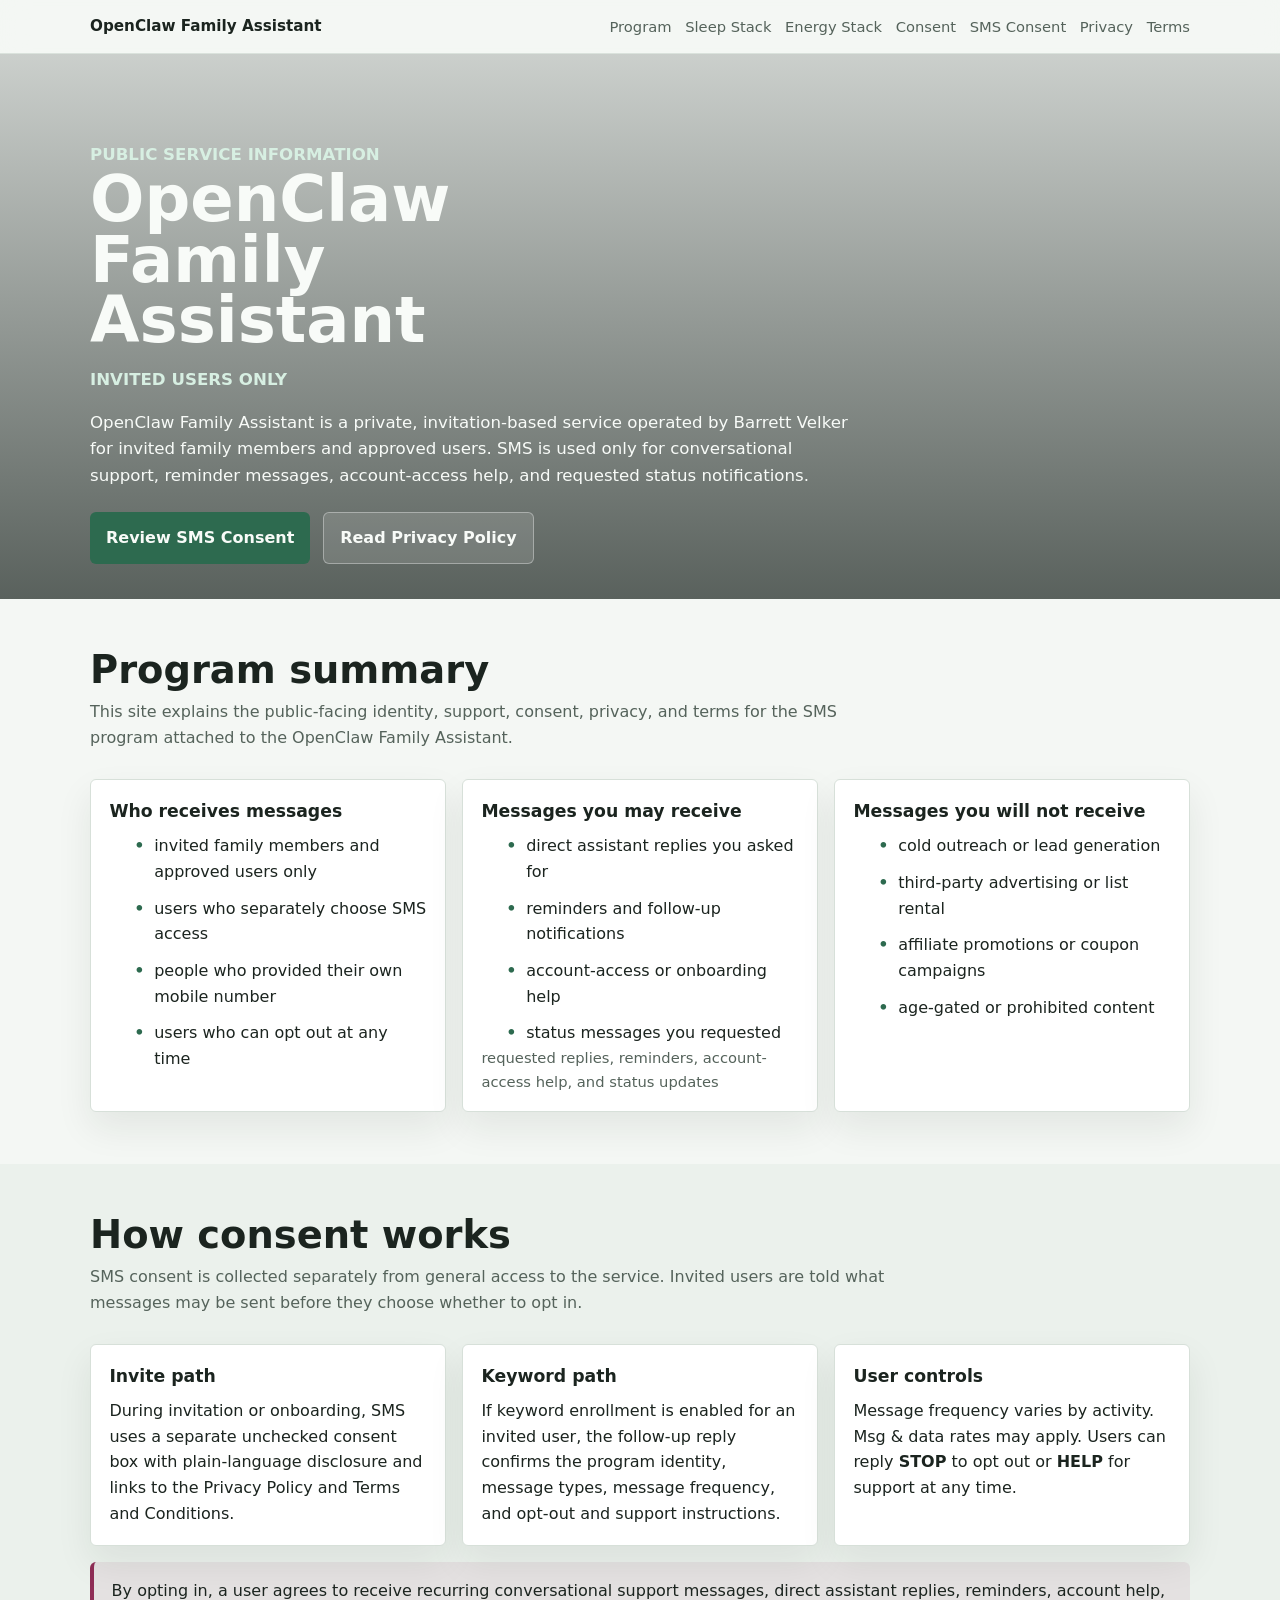
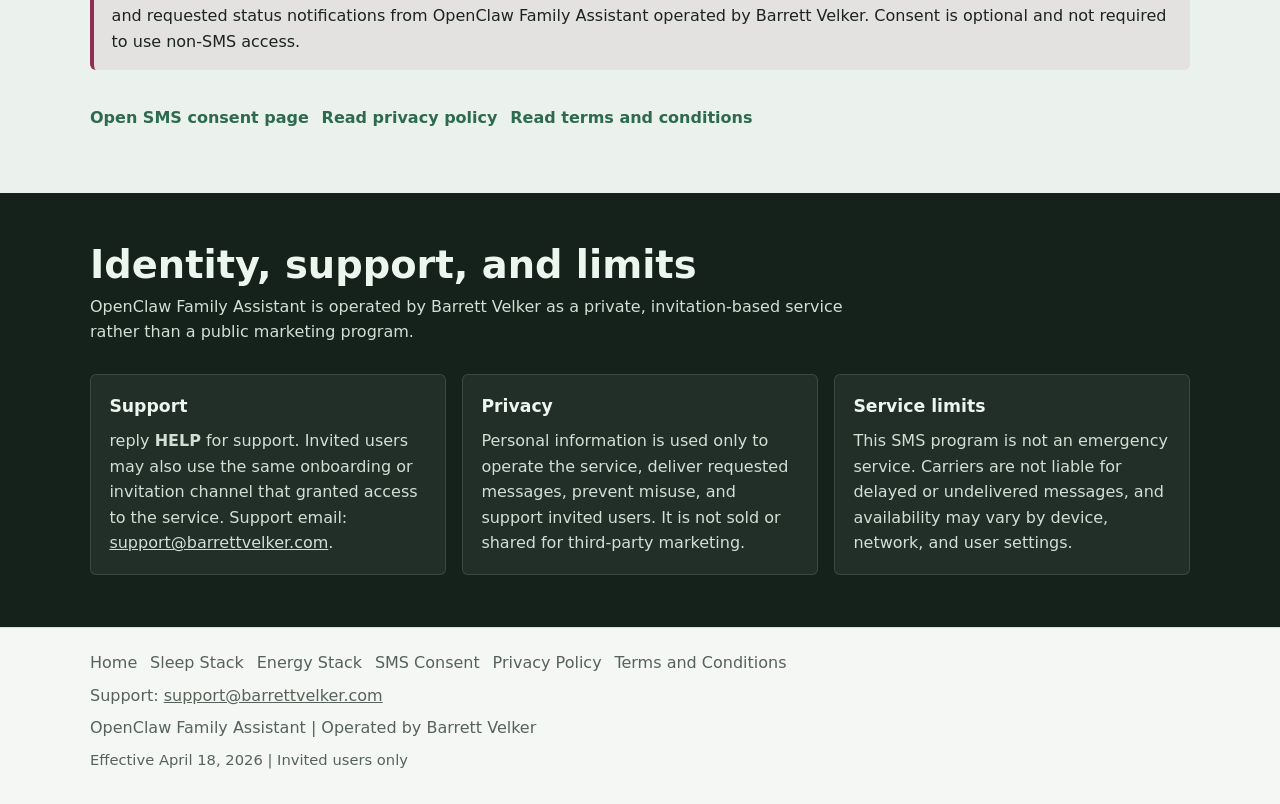
<file: index.html>
<!DOCTYPE html>
<html lang="en">
  <head>
    <meta charset="utf-8" />
    <meta name="viewport" content="width=device-width, initial-scale=1" />
<!-- security-meta:start (tools/csp_meta.py) -->
<meta http-equiv="Content-Security-Policy" content="default-src 'self'; script-src 'self'; style-src 'self' 'unsafe-inline'; img-src 'self' data: https://images.unsplash.com; media-src 'self'; font-src 'self'; connect-src 'self'; manifest-src 'self'; worker-src 'self'; object-src 'none'; base-uri 'self'; form-action 'self'; upgrade-insecure-requests">
<meta name="referrer" content="strict-origin-when-cross-origin">
<!-- security-meta:end -->
    <title>OpenClaw Family Assistant | Barrett Velker</title>
    <meta
      name="description"
      content="Public service information for the OpenClaw Family Assistant, a private SMS-enabled service operated by Barrett Velker for invited family members and approved users."
    />
    <link rel="stylesheet" href="./styles.css" />
  </head>
  <body>
    <header class="site-header">
      <div class="bar">
        <a class="brand" href="./index.html">OpenClaw Family Assistant</a>
        <nav class="nav" aria-label="Primary">
          <a href="#program">Program</a>
          <a href="./sleep-stack.html">Sleep Stack</a>
          <a href="./energy-stack.html">Energy Stack</a>
          <a href="#consent">Consent</a>
          <a href="./invite.html">SMS Consent</a>
          <a href="./privacy.html">Privacy</a>
          <a href="./terms.html">Terms</a>
        </nav>
      </div>
    </header>

    <main>
      <section class="hero">
        <div class="hero-inner">
          <p class="eyebrow">Public Service Information</p>
          <h1>OpenClaw Family Assistant</h1>
          <p class="eyebrow">Invited Users Only</p>
          <p>
            OpenClaw Family Assistant is a private, invitation-based service
            operated by Barrett Velker for invited family members and approved
            users. SMS is used only for conversational support, reminder
            messages, account-access help, and requested status notifications.
          </p>
          <div class="hero-actions">
            <a class="button" href="./invite.html">Review SMS Consent</a>
            <a class="button secondary" href="./privacy.html">Read Privacy Policy</a>
          </div>
        </div>
      </section>

      <section class="section" id="program">
        <div class="inner">
          <div class="section-head">
            <h2>Program summary</h2>
            <p>
              This site explains the public-facing identity, support, consent,
              privacy, and terms for the SMS program attached to the OpenClaw
              Family Assistant.
            </p>
          </div>
          <div class="grid-3">
            <article class="panel">
              <h3>Who receives messages</h3>
              <ul class="checklist">
                <li>invited family members and approved users only</li>
                <li>users who separately choose SMS access</li>
                <li>people who provided their own mobile number</li>
                <li>users who can opt out at any time</li>
              </ul>
            </article>
            <article class="panel">
              <h3>Messages you may receive</h3>
              <ul class="checklist">
                <li>direct assistant replies you asked for</li>
                <li>reminders and follow-up notifications</li>
                <li>account-access or onboarding help</li>
                <li>status messages you requested</li>
              </ul>
              <p class="hint">
                requested replies, reminders, account-access help, and status
                updates
              </p>
            </article>
            <article class="panel">
              <h3>Messages you will not receive</h3>
              <ul class="checklist">
                <li>cold outreach or lead generation</li>
                <li>third-party advertising or list rental</li>
                <li>affiliate promotions or coupon campaigns</li>
                <li>age-gated or prohibited content</li>
              </ul>
            </article>
          </div>
        </div>
      </section>

      <section class="section alt" id="consent">
        <div class="inner">
          <div class="section-head">
            <h2>How consent works</h2>
            <p>
              SMS consent is collected separately from general access to the
              service. Invited users are told what messages may be sent before
              they choose whether to opt in.
            </p>
          </div>
          <div class="grid-3">
            <article class="panel">
              <h3>Invite path</h3>
              <p>
                During invitation or onboarding, SMS uses a separate unchecked
                consent box with plain-language disclosure and links to the
                Privacy Policy and Terms and Conditions.
              </p>
            </article>
            <article class="panel">
              <h3>Keyword path</h3>
              <p>
                If keyword enrollment is enabled for an invited user, the
                follow-up reply confirms the program identity, message types,
                message frequency, and opt-out and support instructions.
              </p>
            </article>
            <article class="panel">
              <h3>User controls</h3>
              <p>
                Message frequency varies by activity. Msg &amp; data rates may
                apply. Users can reply <strong>STOP</strong> to opt out or
                <strong>HELP</strong> for support at any time.
              </p>
            </article>
          </div>
          <div class="callout section-callout">
            By opting in, a user agrees to receive recurring conversational
            support messages, direct assistant replies, reminders, account
            help, and requested status notifications from OpenClaw Family
            Assistant operated by Barrett Velker. Consent is optional and not
            required to use non-SMS access.
          </div>
          <div class="inline-links">
            <a class="text-link" href="./invite.html">Open SMS consent page</a>
            <a class="text-link" href="./privacy.html">Read privacy policy</a>
            <a class="text-link" href="./terms.html">Read terms and conditions</a>
          </div>
        </div>
      </section>

      <section class="section dark" id="support">
        <div class="inner">
          <div class="section-head">
            <h2>Identity, support, and limits</h2>
            <p>
              OpenClaw Family Assistant is operated by Barrett Velker as a
              private, invitation-based service rather than a public marketing
              program.
            </p>
          </div>
          <div class="grid-3">
            <article class="panel">
              <h3>Support</h3>
              <p>
                reply <strong>HELP</strong> for support. Invited users may
                also use the same onboarding or invitation channel that granted
                access to the service. Support email:
                <a href="mailto:support@barrettvelker.com"
                  >support@barrettvelker.com</a
                >.
              </p>
            </article>
            <article class="panel">
              <h3>Privacy</h3>
              <p>
                Personal information is used only to operate the service,
                deliver requested messages, prevent misuse, and support invited
                users. It is not sold or shared for third-party marketing.
              </p>
            </article>
            <article class="panel">
              <h3>Service limits</h3>
              <p>
                This SMS program is not an emergency service. Carriers are not
                liable for delayed or undelivered messages, and availability may
                vary by device, network, and user settings.
              </p>
            </article>
          </div>
        </div>
      </section>
    </main>

    <footer class="footer">
      <div class="inner footer-copy">
        <div class="footer-links">
          <a href="./index.html">Home</a>
          <a href="./sleep-stack.html">Sleep Stack</a>
          <a href="./energy-stack.html">Energy Stack</a>
          <a href="./invite.html">SMS Consent</a>
          <a href="./privacy.html">Privacy Policy</a>
          <a href="./terms.html">Terms and Conditions</a>
        </div>
        <div>
          Support:
          <a href="mailto:support@barrettvelker.com">support@barrettvelker.com</a>
        </div>
        <div>OpenClaw Family Assistant | Operated by Barrett Velker</div>
        <div class="fine-print">Effective April 18, 2026 | Invited users only</div>
      </div>
    </footer>
  </body>
</html>
</file>
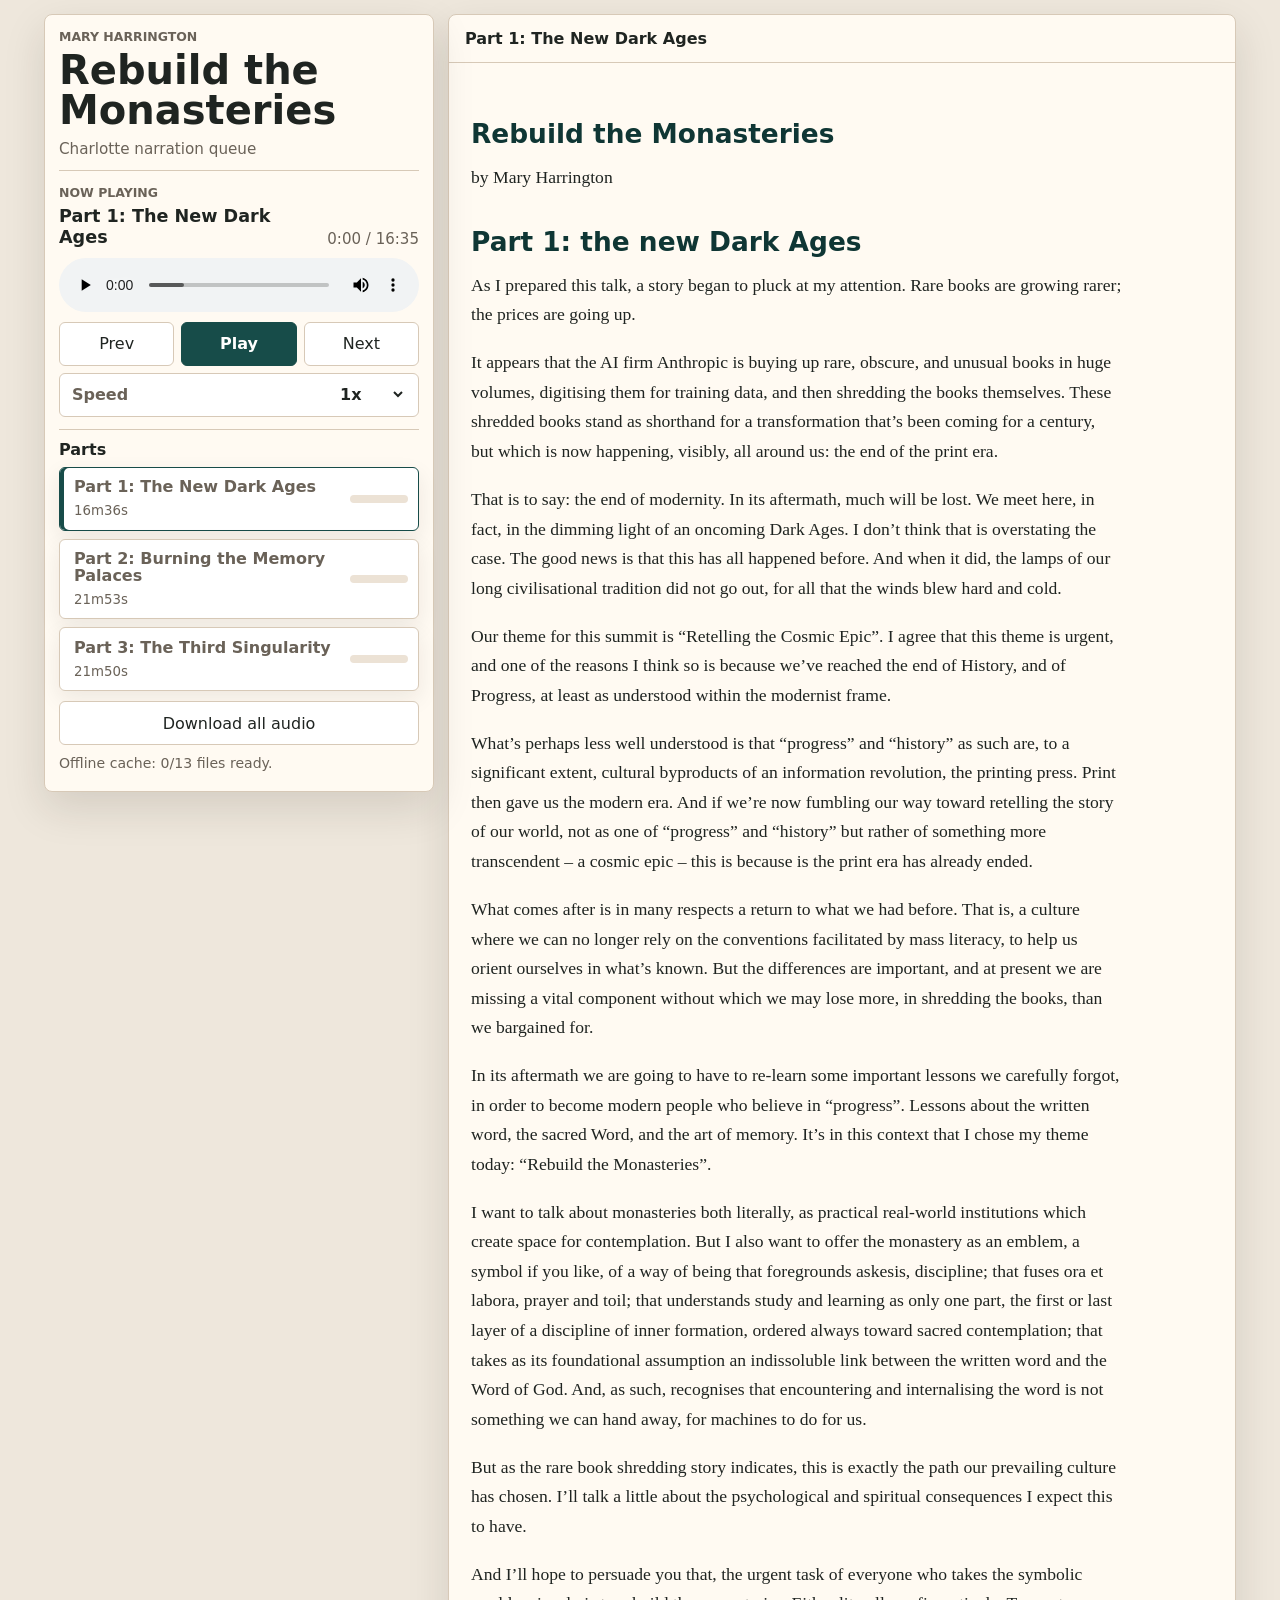
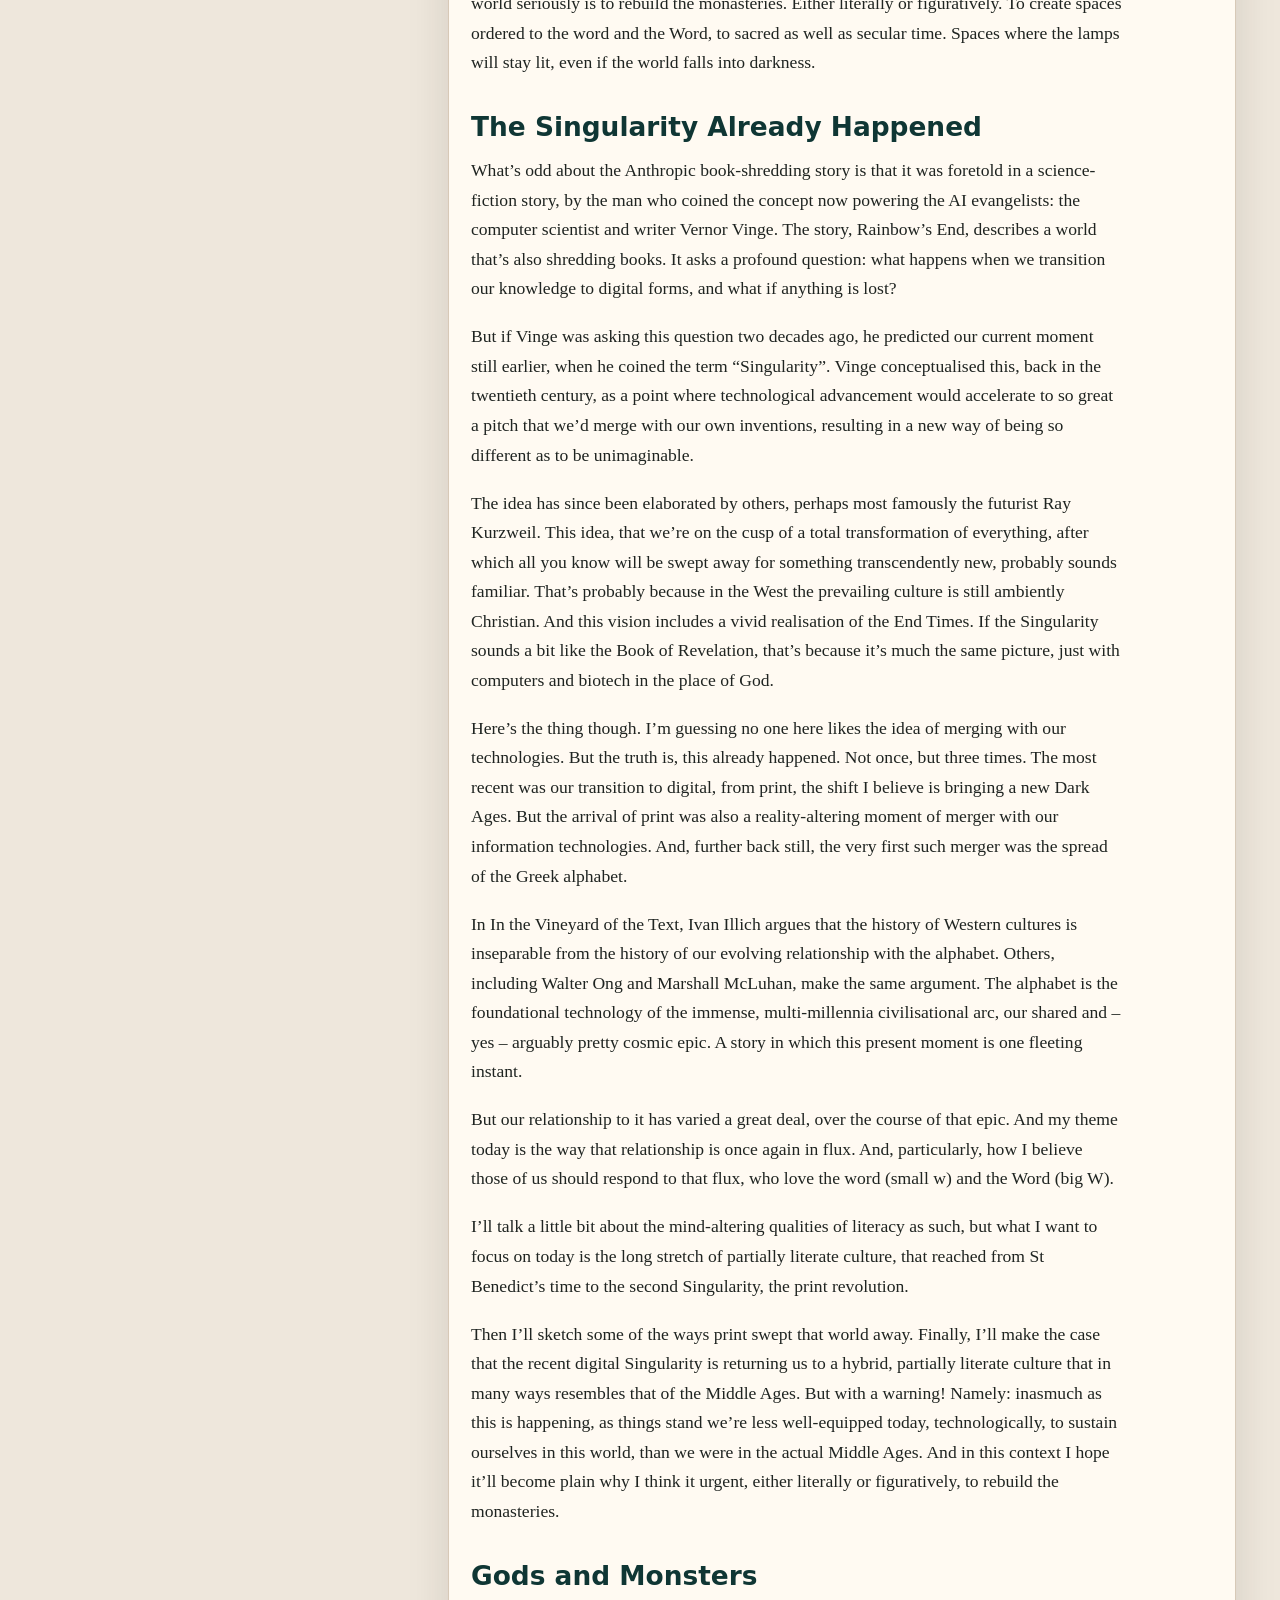
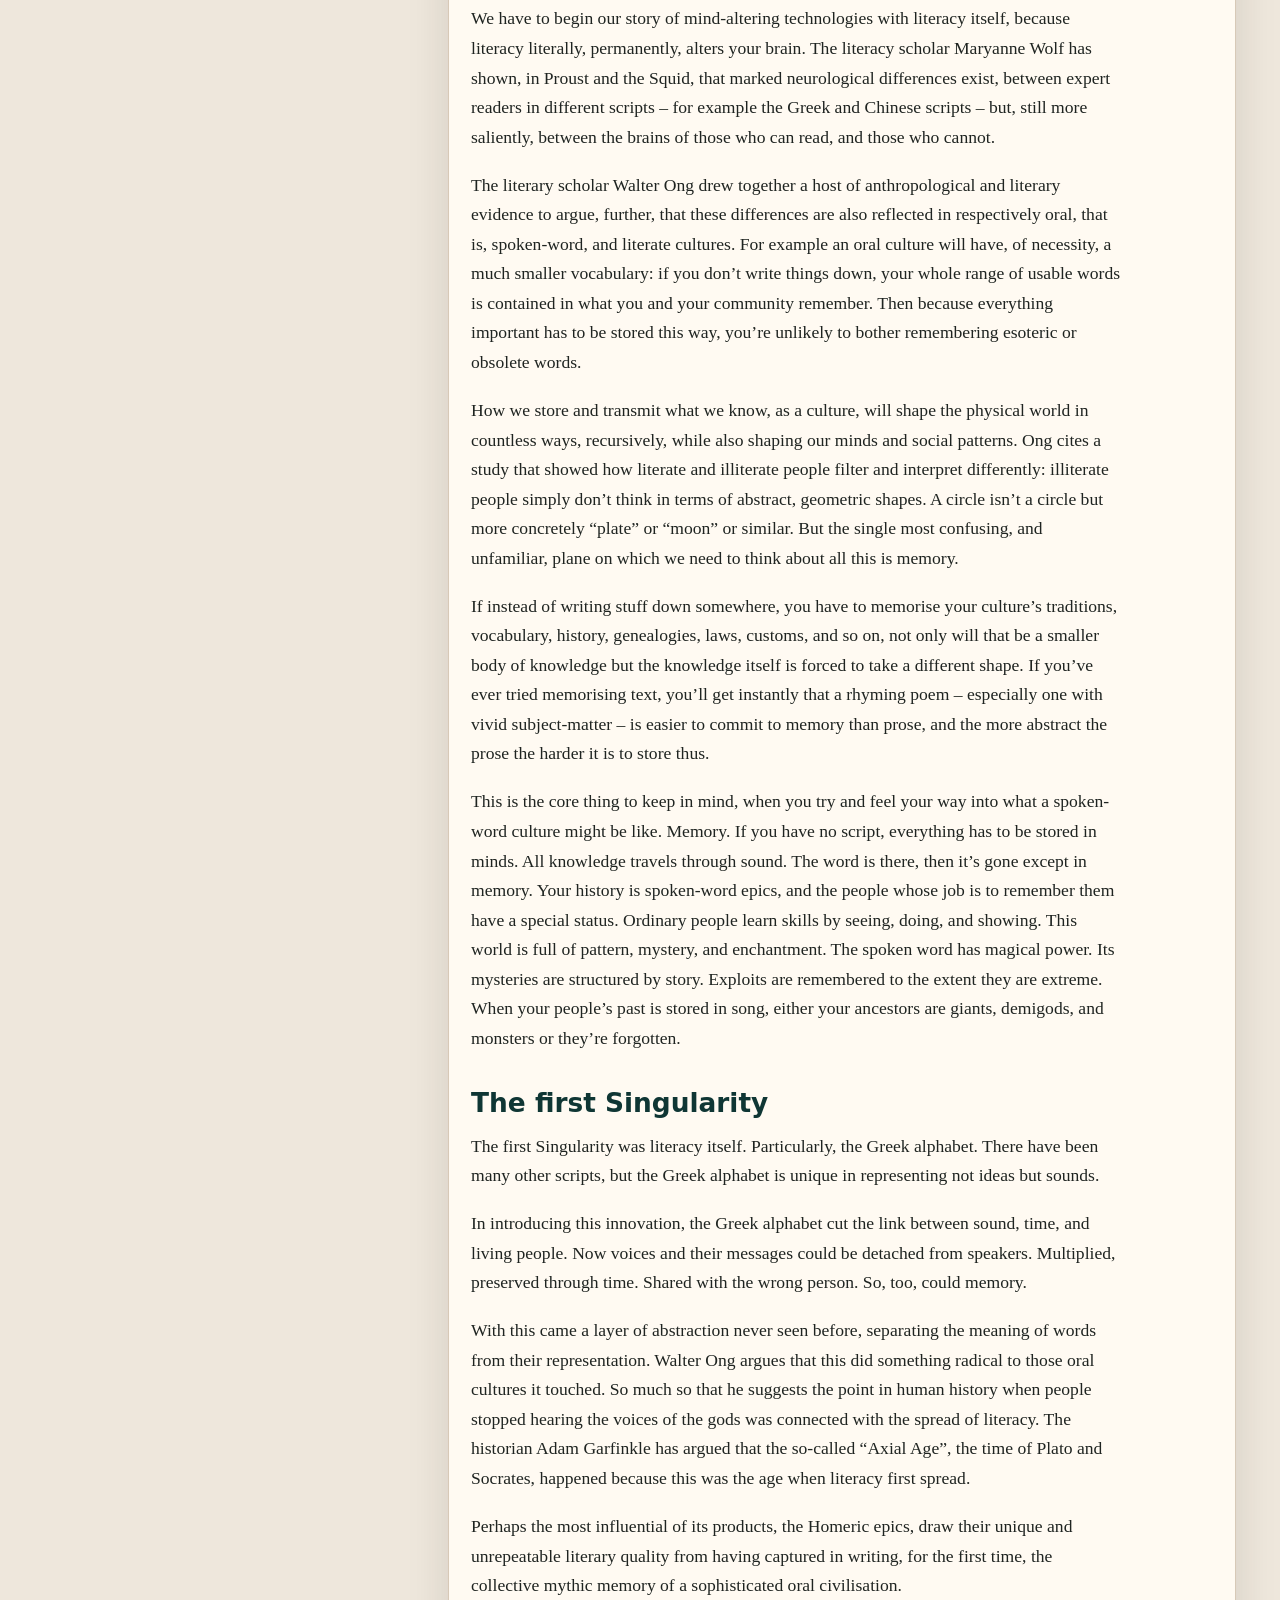
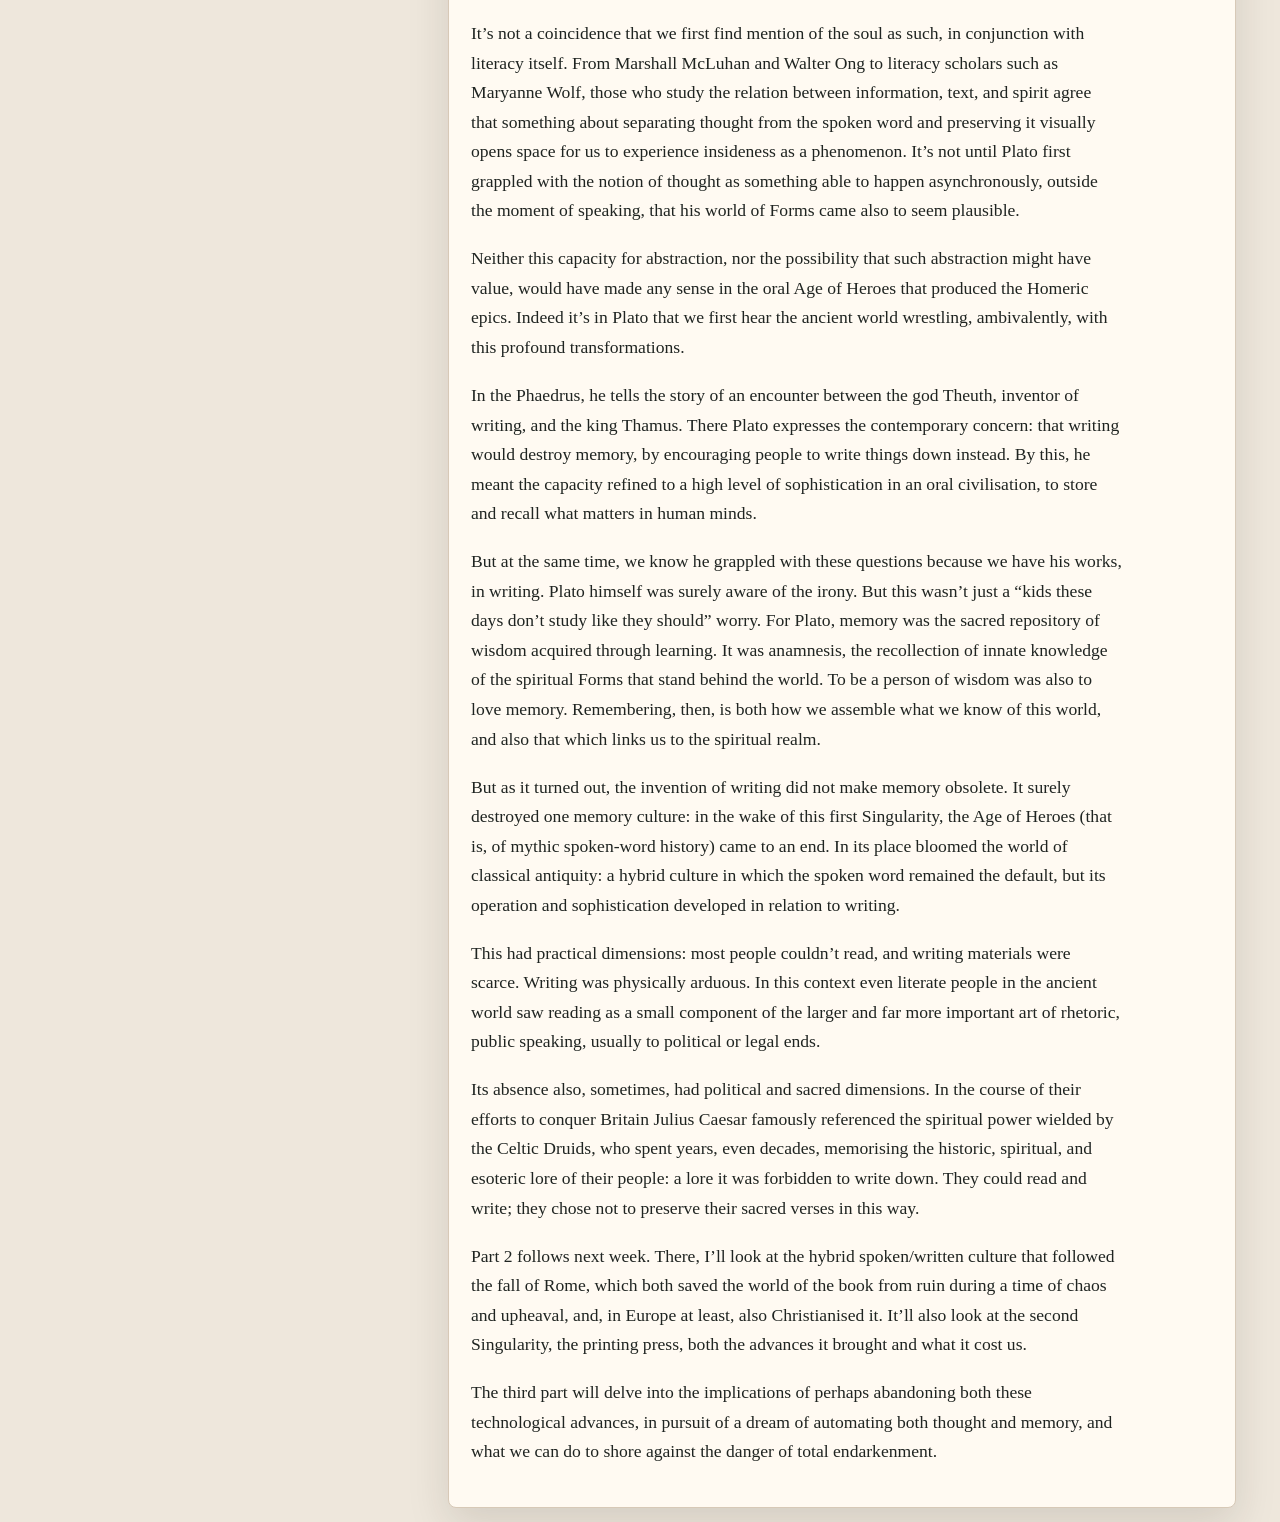
<file: mary-harrington-player/index.html>
<!doctype html>
<html lang="en">
  <head>
    <meta charset="utf-8">
    <meta name="viewport" content="width=device-width, initial-scale=1">
<!-- security-meta:start (tools/csp_meta.py) -->
<meta http-equiv="Content-Security-Policy" content="default-src 'self'; script-src 'self'; style-src 'self' 'unsafe-inline'; img-src 'self' data: https://images.unsplash.com; media-src 'self'; font-src 'self'; connect-src 'self'; manifest-src 'self'; worker-src 'self'; object-src 'none'; base-uri 'self'; form-action 'self'; upgrade-insecure-requests">
<meta name="referrer" content="strict-origin-when-cross-origin">
<!-- security-meta:end -->
    <meta name="theme-color" content="#f4efe4">
    <title>Rebuild the Monasteries - Charlotte Narration</title>
    <link rel="icon" href="data:,">
    <link rel="manifest" href="manifest.webmanifest">
    <link rel="stylesheet" href="styles.css">
  </head>
  <body>
    <main class="shell">
      <section class="player-band" aria-label="Audio player">
        <div class="title-block">
          <p class="kicker">Mary Harrington</p>
          <h1>Rebuild the Monasteries</h1>
          <p class="subhead">Charlotte narration queue</p>
        </div>

        <div class="now">
          <div>
            <p class="label">Now Playing</p>
            <h2 id="trackTitle">Part 1</h2>
          </div>
          <p id="timeReadout" class="time">0:00 / 0:00</p>
        </div>

        <audio id="audio" preload="auto" controls></audio>

        <div class="control-grid">
          <button id="prevBtn" type="button">Prev</button>
          <button id="playBtn" type="button" class="primary">Play</button>
          <button id="nextBtn" type="button">Next</button>
          <label class="speed-control">
            <span>Speed</span>
            <select id="speedSelect">
              <option value="0.85">0.85x</option>
              <option value="1">1x</option>
              <option value="1.1">1.1x</option>
              <option value="1.25">1.25x</option>
              <option value="1.5">1.5x</option>
              <option value="1.75">1.75x</option>
              <option value="2">2x</option>
            </select>
          </label>
        </div>

        <div class="queue-head">
          <h2>Parts</h2>
        </div>
        <div id="queue" class="queue"></div>

        <div class="download-row">
          <button id="downloadAllBtn" type="button">Download all audio</button>
        </div>

        <p id="offlineStatus" class="status" role="status">Checking offline cache...</p>
      </section>

      <section class="text-band" aria-label="Text">
        <div class="section-head">
          <h2 id="textTitle">Text</h2>
        </div>
        <article id="textView" class="text-view"></article>
      </section>
    </main>

    <div id="downloadSheet" class="sheet" hidden>
      <div class="sheet-panel" role="dialog" aria-modal="true" aria-labelledby="downloadSheetTitle">
        <h2 id="downloadSheetTitle">Download all audio</h2>
        <button id="saveBrowserBtn" type="button" class="primary">Save to browser</button>
        <a id="saveDeviceLink" class="button-link" href="audio/mary-harrington-charlotte-audio.zip" download="mary-harrington-charlotte-audio.zip">Save to device</a>
        <button id="closeSheetBtn" type="button" class="quiet">Close</button>
      </div>
    </div>

    <script src="app.js"></script>
  </body>
</html>
</file>
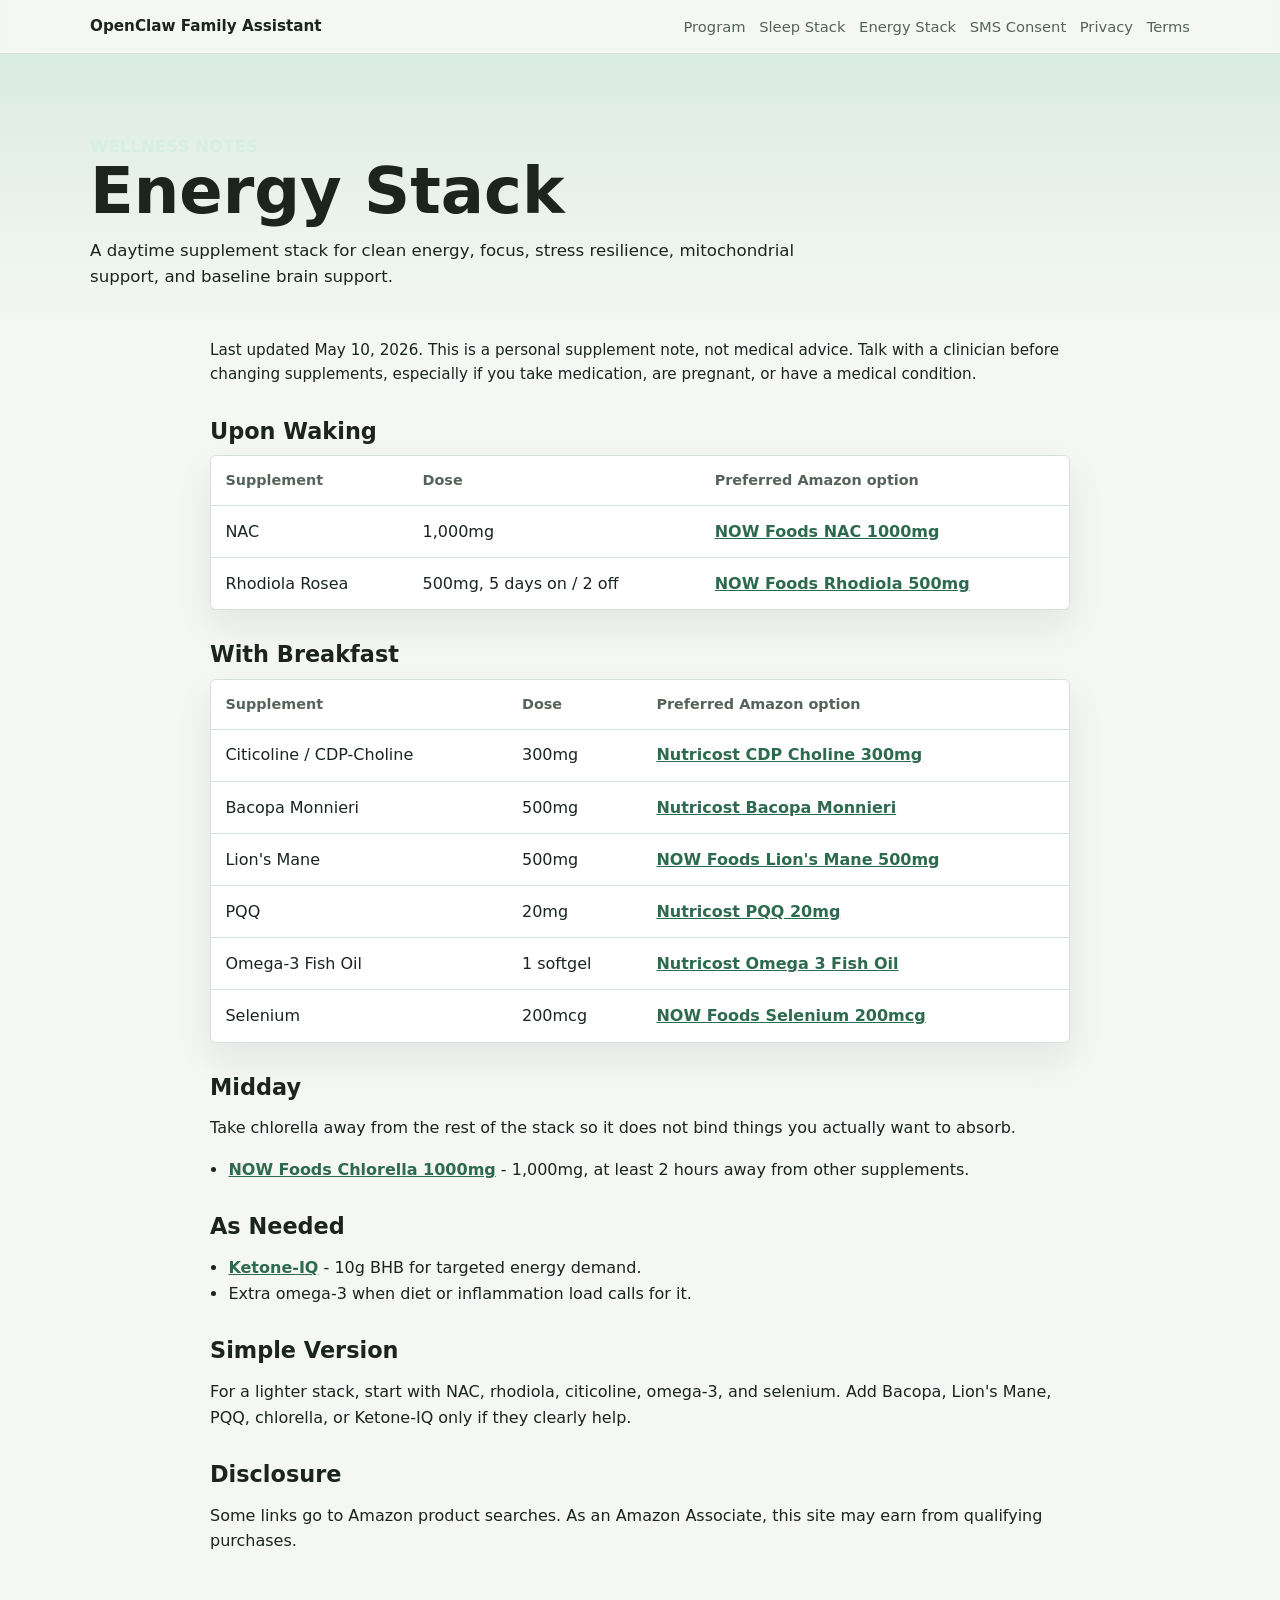
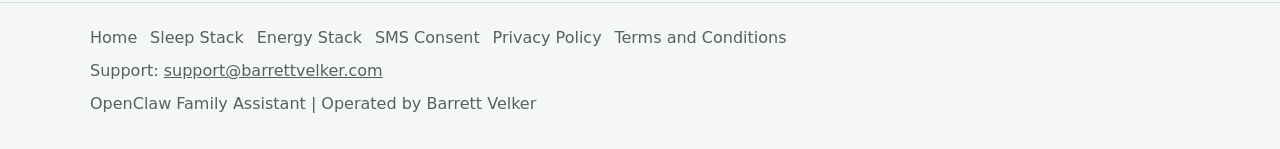
<file: energy-stack.html>
<!DOCTYPE html>
<html lang="en">
  <head>
    <meta charset="utf-8" />
    <meta name="viewport" content="width=device-width, initial-scale=1" />
<!-- security-meta:start (tools/csp_meta.py) -->
<meta http-equiv="Content-Security-Policy" content="default-src 'self'; script-src 'self'; style-src 'self' 'unsafe-inline'; img-src 'self' data: https://images.unsplash.com; media-src 'self'; font-src 'self'; connect-src 'self'; manifest-src 'self'; worker-src 'self'; object-src 'none'; base-uri 'self'; form-action 'self'; upgrade-insecure-requests">
<meta name="referrer" content="strict-origin-when-cross-origin">
<!-- security-meta:end -->
    <title>Energy Stack | Barrett Velker</title>
    <meta
      name="description"
      content="Barrett Velker's daytime energy and focus supplement stack with preferred NOW Foods and Nutricost Amazon options."
    />
    <link rel="stylesheet" href="./styles.css" />
  </head>
  <body>
    <header class="site-header">
      <div class="bar">
        <a class="brand" href="./index.html">OpenClaw Family Assistant</a>
        <nav class="nav" aria-label="Primary">
          <a href="./index.html#program">Program</a>
          <a href="./sleep-stack.html">Sleep Stack</a>
          <a href="./energy-stack.html">Energy Stack</a>
          <a href="./invite.html">SMS Consent</a>
          <a href="./privacy.html">Privacy</a>
          <a href="./terms.html">Terms</a>
        </nav>
      </div>
    </header>

    <main>
      <section class="page-hero">
        <div class="inner">
          <p class="eyebrow">Wellness Notes</p>
          <h1>Energy Stack</h1>
          <p>
            A daytime supplement stack for clean energy, focus, stress
            resilience, mitochondrial support, and baseline brain support.
          </p>
        </div>
      </section>

      <article class="copy">
        <p class="page-meta">
          Last updated May 10, 2026. This is a personal supplement note, not
          medical advice. Talk with a clinician before changing supplements,
          especially if you take medication, are pregnant, or have a medical
          condition.
        </p>

        <h2>Upon Waking</h2>
        <div class="stack-table-wrap">
          <table class="stack-table">
            <thead>
              <tr>
                <th>Supplement</th>
                <th>Dose</th>
                <th>Preferred Amazon option</th>
              </tr>
            </thead>
            <tbody>
              <tr>
                <td>NAC</td>
                <td>1,000mg</td>
                <td><a href="https://www.amazon.com/s?k=NOW+Foods+NAC+1000mg&tag=barrettvelker-20">NOW Foods NAC 1000mg</a></td>
              </tr>
              <tr>
                <td>Rhodiola Rosea</td>
                <td>500mg, 5 days on / 2 off</td>
                <td><a href="https://www.amazon.com/s?k=NOW+Foods+Rhodiola+500mg+3%25+Extract&tag=barrettvelker-20">NOW Foods Rhodiola 500mg</a></td>
              </tr>
            </tbody>
          </table>
        </div>

        <h2>With Breakfast</h2>
        <div class="stack-table-wrap">
          <table class="stack-table">
            <thead>
              <tr>
                <th>Supplement</th>
                <th>Dose</th>
                <th>Preferred Amazon option</th>
              </tr>
            </thead>
            <tbody>
              <tr>
                <td>Citicoline / CDP-Choline</td>
                <td>300mg</td>
                <td><a href="https://www.amazon.com/s?k=Nutricost+CDP+Choline+300mg&tag=barrettvelker-20">Nutricost CDP Choline 300mg</a></td>
              </tr>
              <tr>
                <td>Bacopa Monnieri</td>
                <td>500mg</td>
                <td><a href="https://www.amazon.com/s?k=Nutricost+Bacopa+Monnieri&tag=barrettvelker-20">Nutricost Bacopa Monnieri</a></td>
              </tr>
              <tr>
                <td>Lion's Mane</td>
                <td>500mg</td>
                <td><a href="https://www.amazon.com/s?k=NOW+Foods+Lion%27s+Mane+500mg&tag=barrettvelker-20">NOW Foods Lion's Mane 500mg</a></td>
              </tr>
              <tr>
                <td>PQQ</td>
                <td>20mg</td>
                <td><a href="https://www.amazon.com/s?k=Nutricost+PQQ+20mg&tag=barrettvelker-20">Nutricost PQQ 20mg</a></td>
              </tr>
              <tr>
                <td>Omega-3 Fish Oil</td>
                <td>1 softgel</td>
                <td><a href="https://www.amazon.com/s?k=Nutricost+Omega+3+Fish+Oil&tag=barrettvelker-20">Nutricost Omega 3 Fish Oil</a></td>
              </tr>
              <tr>
                <td>Selenium</td>
                <td>200mcg</td>
                <td><a href="https://www.amazon.com/s?k=NOW+Foods+Selenium+200mcg&tag=barrettvelker-20">NOW Foods Selenium 200mcg</a></td>
              </tr>
            </tbody>
          </table>
        </div>

        <h2>Midday</h2>
        <p>
          Take chlorella away from the rest of the stack so it does not bind
          things you actually want to absorb.
        </p>
        <ul>
          <li><a href="https://www.amazon.com/s?k=NOW+Foods+Chlorella+1000mg&tag=barrettvelker-20">NOW Foods Chlorella 1000mg</a> - 1,000mg, at least 2 hours away from other supplements.</li>
        </ul>

        <h2>As Needed</h2>
        <ul>
          <li><a href="https://www.amazon.com/s?k=Ketone-IQ&tag=barrettvelker-20">Ketone-IQ</a> - 10g BHB for targeted energy demand.</li>
          <li>Extra omega-3 when diet or inflammation load calls for it.</li>
        </ul>

        <h2>Simple Version</h2>
        <p>
          For a lighter stack, start with NAC, rhodiola, citicoline, omega-3,
          and selenium. Add Bacopa, Lion's Mane, PQQ, chlorella, or Ketone-IQ
          only if they clearly help.
        </p>

        <h2>Disclosure</h2>
        <p>
          Some links go to Amazon product searches. As an Amazon Associate, this
          site may earn from qualifying purchases.
        </p>
      </article>
    </main>

    <footer class="footer">
      <div class="inner footer-copy">
        <div class="footer-links">
          <a href="./index.html">Home</a>
          <a href="./sleep-stack.html">Sleep Stack</a>
          <a href="./energy-stack.html">Energy Stack</a>
          <a href="./invite.html">SMS Consent</a>
          <a href="./privacy.html">Privacy Policy</a>
          <a href="./terms.html">Terms and Conditions</a>
        </div>
        <div>
          Support:
          <a href="mailto:support@barrettvelker.com">support@barrettvelker.com</a>
        </div>
        <div>OpenClaw Family Assistant | Operated by Barrett Velker</div>
      </div>
    </footer>
  </body>
</html>
</file>
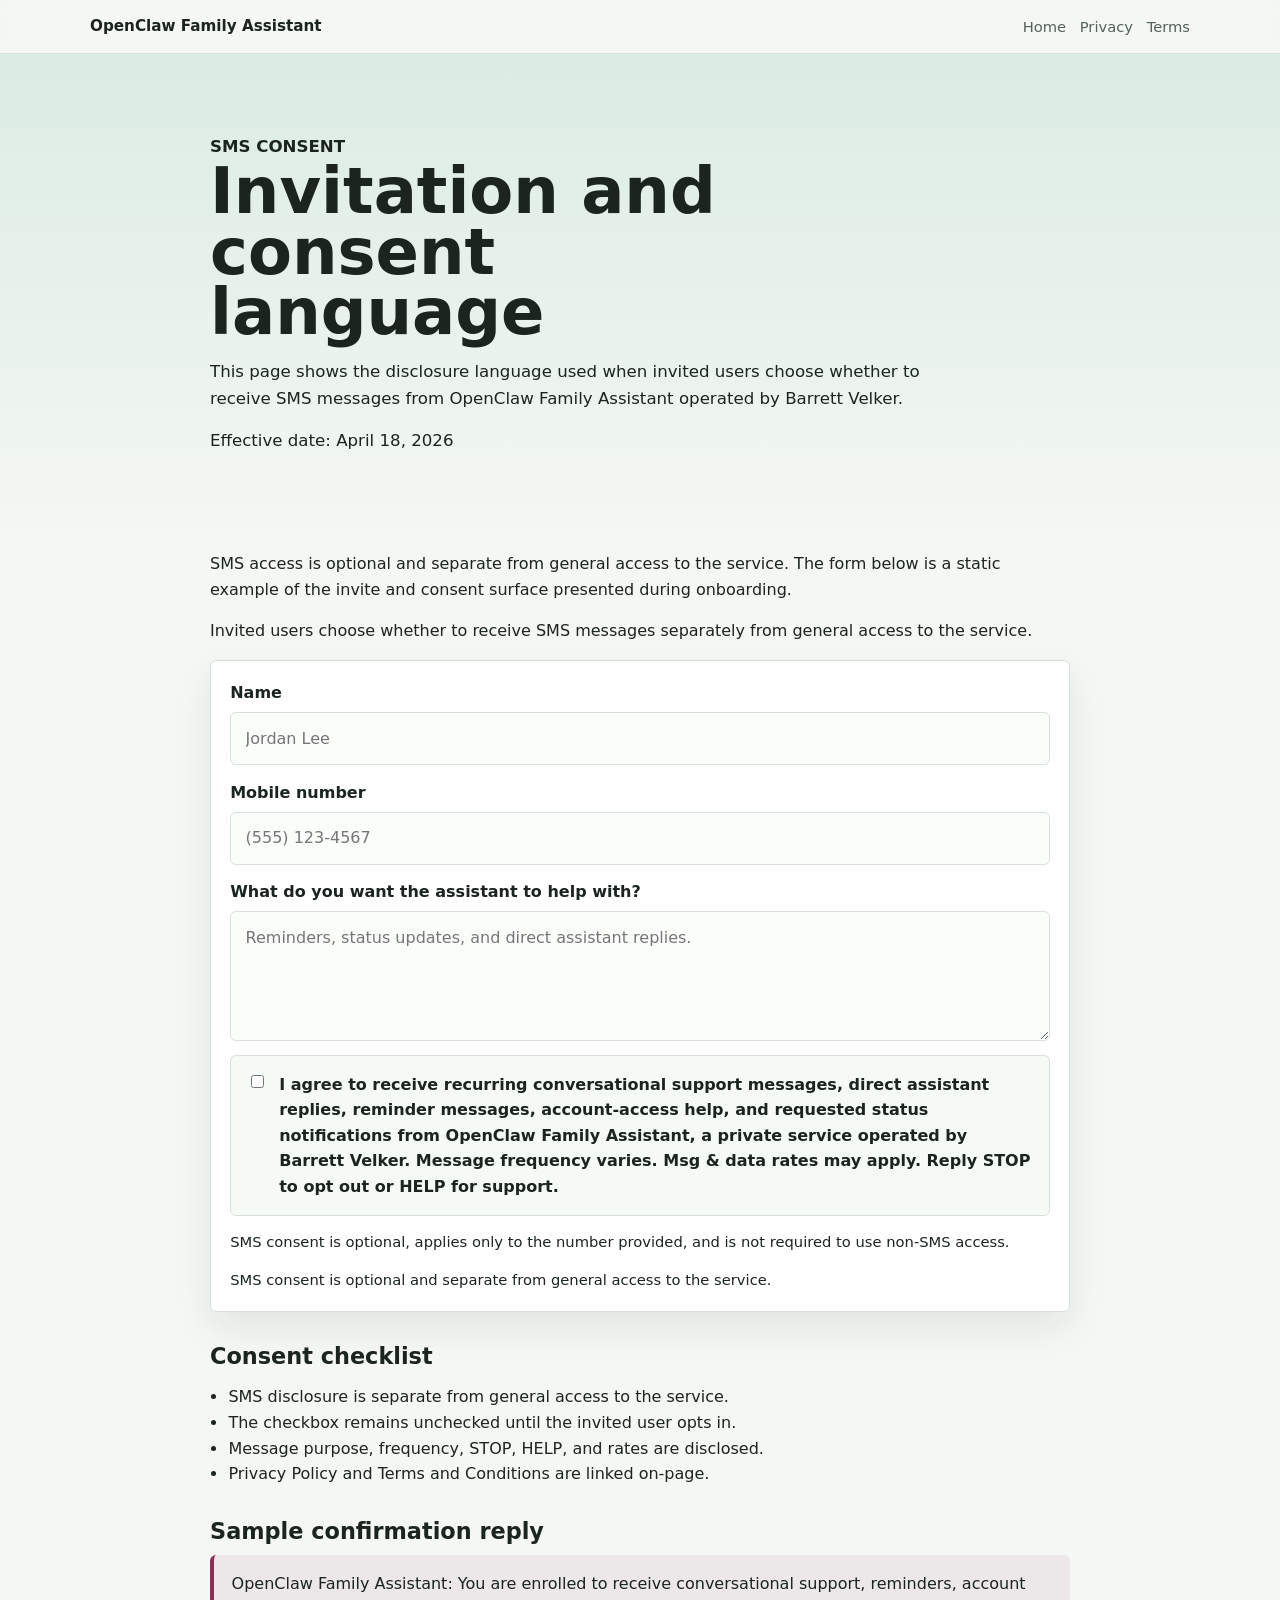
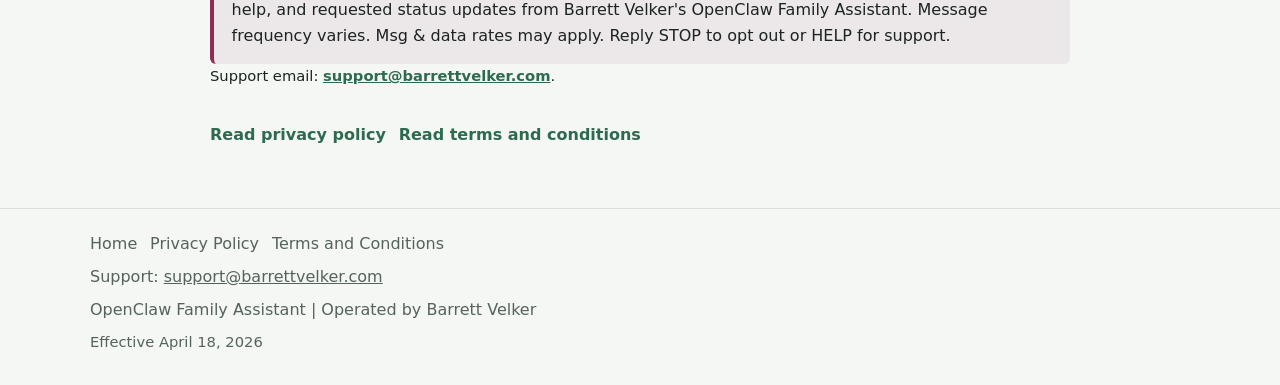
<file: invite.html>
<!DOCTYPE html>
<html lang="en">
  <head>
    <meta charset="utf-8" />
    <meta name="viewport" content="width=device-width, initial-scale=1" />
<!-- security-meta:start (tools/csp_meta.py) -->
<meta http-equiv="Content-Security-Policy" content="default-src 'self'; script-src 'self'; style-src 'self' 'unsafe-inline'; img-src 'self' data: https://images.unsplash.com; media-src 'self'; font-src 'self'; connect-src 'self'; manifest-src 'self'; worker-src 'self'; object-src 'none'; base-uri 'self'; form-action 'self'; upgrade-insecure-requests">
<meta name="referrer" content="strict-origin-when-cross-origin">
<!-- security-meta:end -->
    <title>SMS Consent | OpenClaw Family Assistant</title>
    <meta
      name="description"
      content="Sample invitation and SMS consent language for the OpenClaw Family Assistant operated by Barrett Velker."
    />
    <link rel="stylesheet" href="./styles.css" />
  </head>
  <body>
    <header class="site-header">
      <div class="bar">
        <a class="brand" href="./index.html">OpenClaw Family Assistant</a>
        <nav class="nav" aria-label="Primary">
          <a href="./index.html">Home</a>
          <a href="./privacy.html">Privacy</a>
          <a href="./terms.html">Terms</a>
        </nav>
      </div>
    </header>

    <main>
      <section class="page-hero">
        <div class="copy">
          <p class="eyebrow">SMS Consent</p>
          <h1>Invitation and consent language</h1>
          <p>
            This page shows the disclosure language used when invited users
            choose whether to receive SMS messages from OpenClaw Family
            Assistant operated by Barrett Velker.
          </p>
          <p class="page-meta">Effective date: April 18, 2026</p>
        </div>
      </section>

      <section class="copy">
        <p>
          SMS access is optional and separate from general access to the
          service. The form below is a static example of the invite and consent
          surface presented during onboarding.
        </p>
        <p>Invited users choose whether to receive SMS messages separately from general access to the service.</p>

        <div class="form-shell">
          <div class="field-group">
            <label for="name">Name</label>
            <input id="name" name="name" type="text" placeholder="Jordan Lee" />
          </div>

          <div class="field-group">
            <label for="phone">Mobile number</label>
            <input
              id="phone"
              name="phone"
              type="tel"
              placeholder="(555) 123-4567"
            />
          </div>

          <div class="field-group">
            <label for="notes">What do you want the assistant to help with?</label>
            <textarea
              id="notes"
              name="notes"
              rows="4"
              placeholder="Reminders, status updates, and direct assistant replies."
            ></textarea>
          </div>

          <label class="checkbox-row">
            <input type="checkbox" />
            <span>
              I agree to receive recurring conversational support messages,
              direct assistant replies, reminder messages, account-access help,
              and requested status notifications from OpenClaw Family
              Assistant, a private service operated by Barrett Velker. Message
              frequency varies. Msg &amp; data rates may apply. Reply
              <strong>STOP</strong> to opt out or <strong>HELP</strong> for
              support.
            </span>
          </label>

          <p class="hint">
            SMS consent is optional, applies only to the number provided, and
            is not required to use non-SMS access.
          </p>
          <p class="hint">SMS consent is optional and separate from general access to the service.</p>
        </div>

        <h2>Consent checklist</h2>
        <ul>
          <li>SMS disclosure is separate from general access to the service.</li>
          <li>The checkbox remains unchecked until the invited user opts in.</li>
          <li>Message purpose, frequency, STOP, HELP, and rates are disclosed.</li>
          <li>Privacy Policy and Terms and Conditions are linked on-page.</li>
        </ul>

        <h2>Sample confirmation reply</h2>
        <div class="callout">
          OpenClaw Family Assistant: You are enrolled to receive conversational
          support, reminders, account help, and requested status updates from
          Barrett Velker's OpenClaw Family Assistant. Message frequency varies.
          Msg &amp; data rates may apply. Reply STOP to opt out or HELP for
          support.
        </div>

        <p class="hint">
          Support email:
          <a href="mailto:support@barrettvelker.com">support@barrettvelker.com</a>.
        </p>

        <div class="inline-links">
          <a class="text-link" href="./privacy.html">Read privacy policy</a>
          <a class="text-link" href="./terms.html">Read terms and conditions</a>
        </div>
      </section>
    </main>

    <footer class="footer">
      <div class="inner footer-copy">
        <div class="footer-links">
          <a href="./index.html">Home</a>
          <a href="./privacy.html">Privacy Policy</a>
          <a href="./terms.html">Terms and Conditions</a>
        </div>
        <div>
          Support:
          <a href="mailto:support@barrettvelker.com">support@barrettvelker.com</a>
        </div>
        <div>OpenClaw Family Assistant | Operated by Barrett Velker</div>
        <div class="fine-print">Effective April 18, 2026</div>
      </div>
    </footer>
  </body>
</html>
</file>
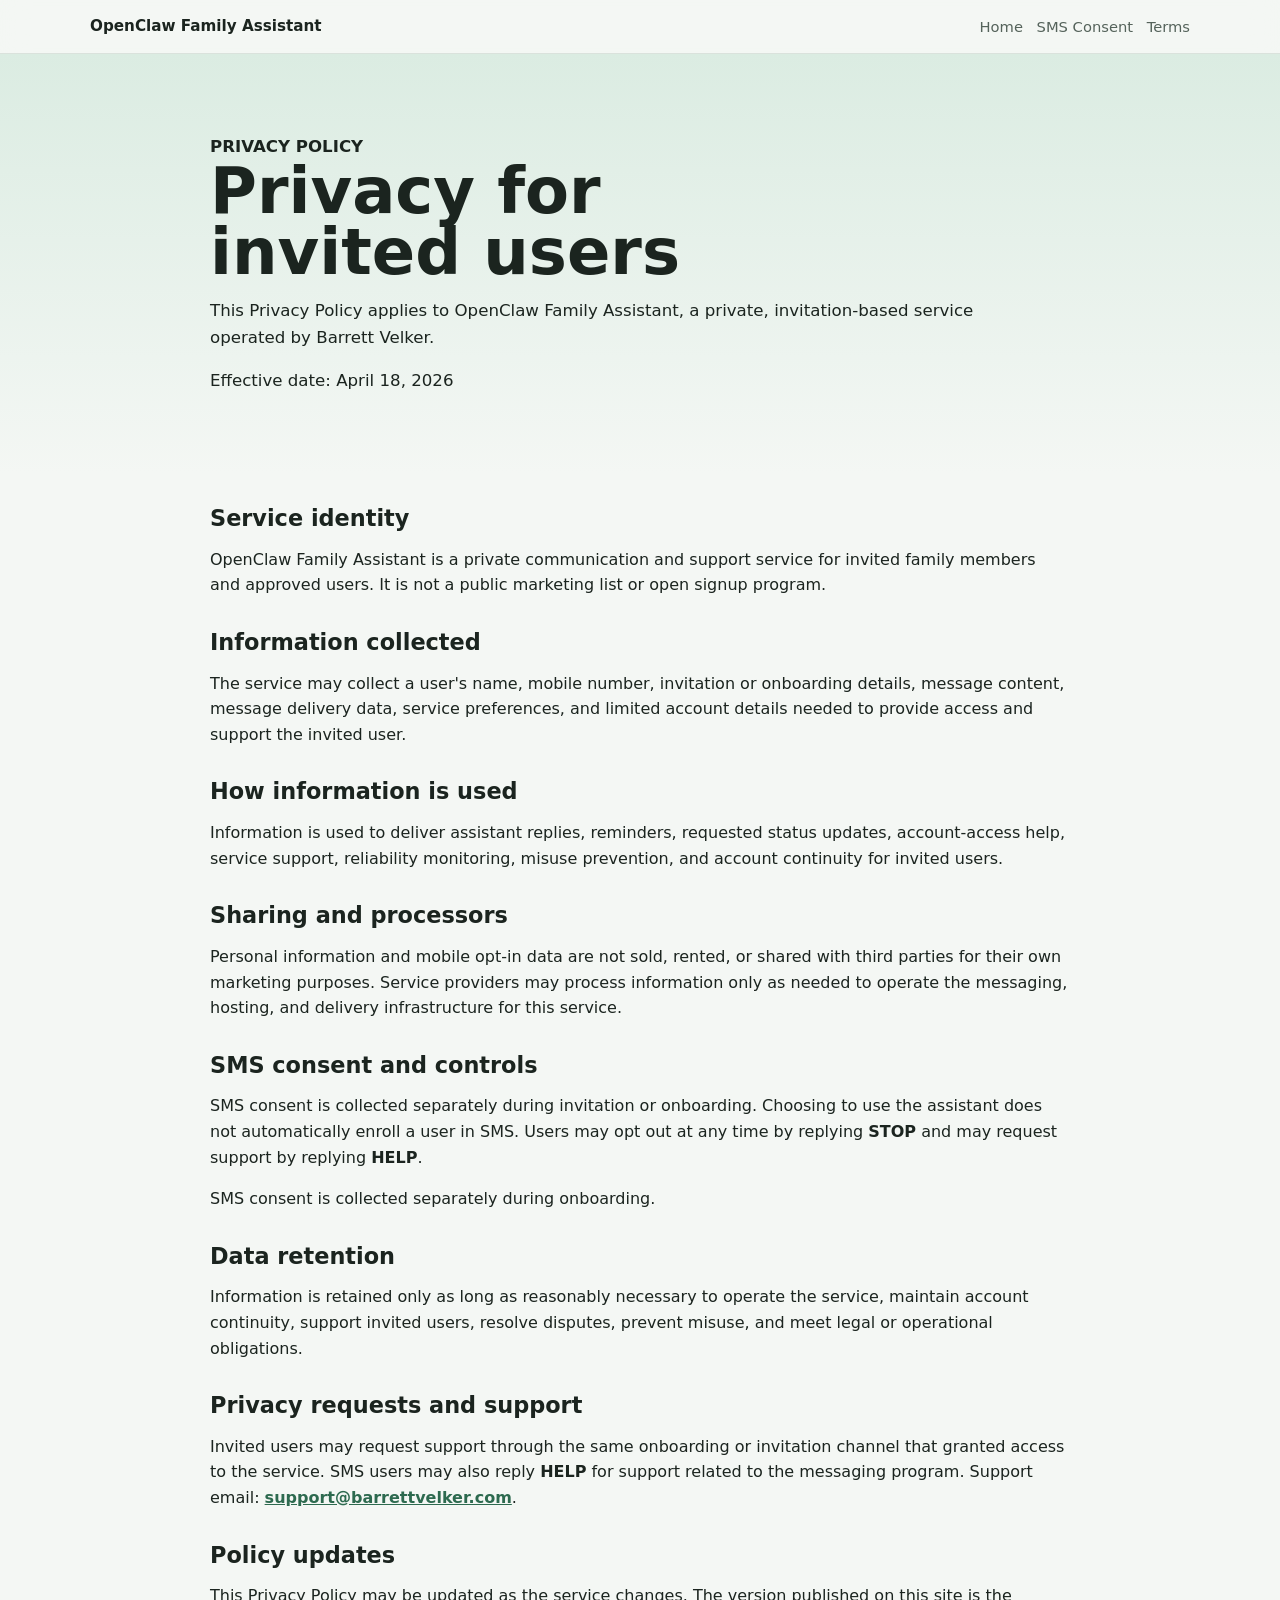
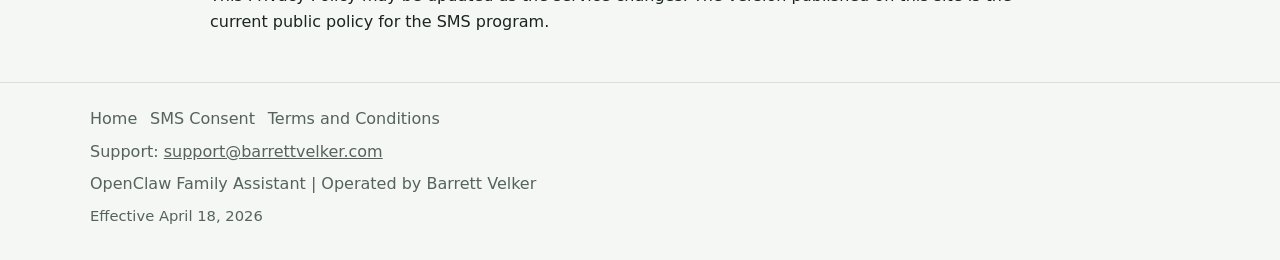
<file: privacy.html>
<!DOCTYPE html>
<html lang="en">
  <head>
    <meta charset="utf-8" />
    <meta name="viewport" content="width=device-width, initial-scale=1" />
<!-- security-meta:start (tools/csp_meta.py) -->
<meta http-equiv="Content-Security-Policy" content="default-src 'self'; script-src 'self'; style-src 'self' 'unsafe-inline'; img-src 'self' data: https://images.unsplash.com; media-src 'self'; font-src 'self'; connect-src 'self'; manifest-src 'self'; worker-src 'self'; object-src 'none'; base-uri 'self'; form-action 'self'; upgrade-insecure-requests">
<meta name="referrer" content="strict-origin-when-cross-origin">
<!-- security-meta:end -->
    <title>Privacy Policy | OpenClaw Family Assistant</title>
    <meta
      name="description"
      content="Privacy Policy for OpenClaw Family Assistant, a private invitation-based service operated by Barrett Velker."
    />
    <link rel="stylesheet" href="./styles.css" />
  </head>
  <body>
    <header class="site-header">
      <div class="bar">
        <a class="brand" href="./index.html">OpenClaw Family Assistant</a>
        <nav class="nav" aria-label="Primary">
          <a href="./index.html">Home</a>
          <a href="./invite.html">SMS Consent</a>
          <a href="./terms.html">Terms</a>
        </nav>
      </div>
    </header>

    <main>
      <section class="page-hero">
        <div class="copy">
          <p class="eyebrow">Privacy Policy</p>
          <h1>Privacy for invited users</h1>
          <p>
            This Privacy Policy applies to OpenClaw Family Assistant, a
            private, invitation-based service operated by Barrett Velker.
          </p>
          <p class="page-meta">Effective date: April 18, 2026</p>
        </div>
      </section>

      <section class="copy">
        <h2>Service identity</h2>
        <p>
          OpenClaw Family Assistant is a private communication and support
          service for invited family members and approved users. It is not a
          public marketing list or open signup program.
        </p>

        <h2>Information collected</h2>
        <p>
          The service may collect a user's name, mobile number, invitation or
          onboarding details, message content, message delivery data, service
          preferences, and limited account details needed to provide access and
          support the invited user.
        </p>

        <h2>How information is used</h2>
        <p>
          Information is used to deliver assistant replies, reminders,
          requested status updates, account-access help, service support,
          reliability monitoring, misuse prevention, and account continuity for
          invited users.
        </p>

        <h2>Sharing and processors</h2>
        <p>
          Personal information and mobile opt-in data are not sold, rented, or
          shared with third parties for their own marketing purposes. Service
          providers may process information only as needed to operate the
          messaging, hosting, and delivery infrastructure for this service.
        </p>

        <h2>SMS consent and controls</h2>
        <p>
          SMS consent is collected separately during invitation or onboarding.
          Choosing to use the assistant does not automatically enroll a user in
          SMS. Users may opt out at any time by replying <strong>STOP</strong>
          and may request support by replying <strong>HELP</strong>.
        </p>
        <p>SMS consent is collected separately during onboarding.</p>

        <h2>Data retention</h2>
        <p>
          Information is retained only as long as reasonably necessary to
          operate the service, maintain account continuity, support invited
          users, resolve disputes, prevent misuse, and meet legal or
          operational obligations.
        </p>

        <h2>Privacy requests and support</h2>
        <p>
          Invited users may request support through the same onboarding or
          invitation channel that granted access to the service. SMS users may
          also reply <strong>HELP</strong> for support related to the messaging
          program. Support email:
          <a href="mailto:support@barrettvelker.com">support@barrettvelker.com</a>.
        </p>

        <h2>Policy updates</h2>
        <p>
          This Privacy Policy may be updated as the service changes. The
          version published on this site is the current public policy for the
          SMS program.
        </p>
      </section>
    </main>

    <footer class="footer">
      <div class="inner footer-copy">
        <div class="footer-links">
          <a href="./index.html">Home</a>
          <a href="./invite.html">SMS Consent</a>
          <a href="./terms.html">Terms and Conditions</a>
        </div>
        <div>
          Support:
          <a href="mailto:support@barrettvelker.com">support@barrettvelker.com</a>
        </div>
        <div>OpenClaw Family Assistant | Operated by Barrett Velker</div>
        <div class="fine-print">Effective April 18, 2026</div>
      </div>
    </footer>
  </body>
</html>
</file>
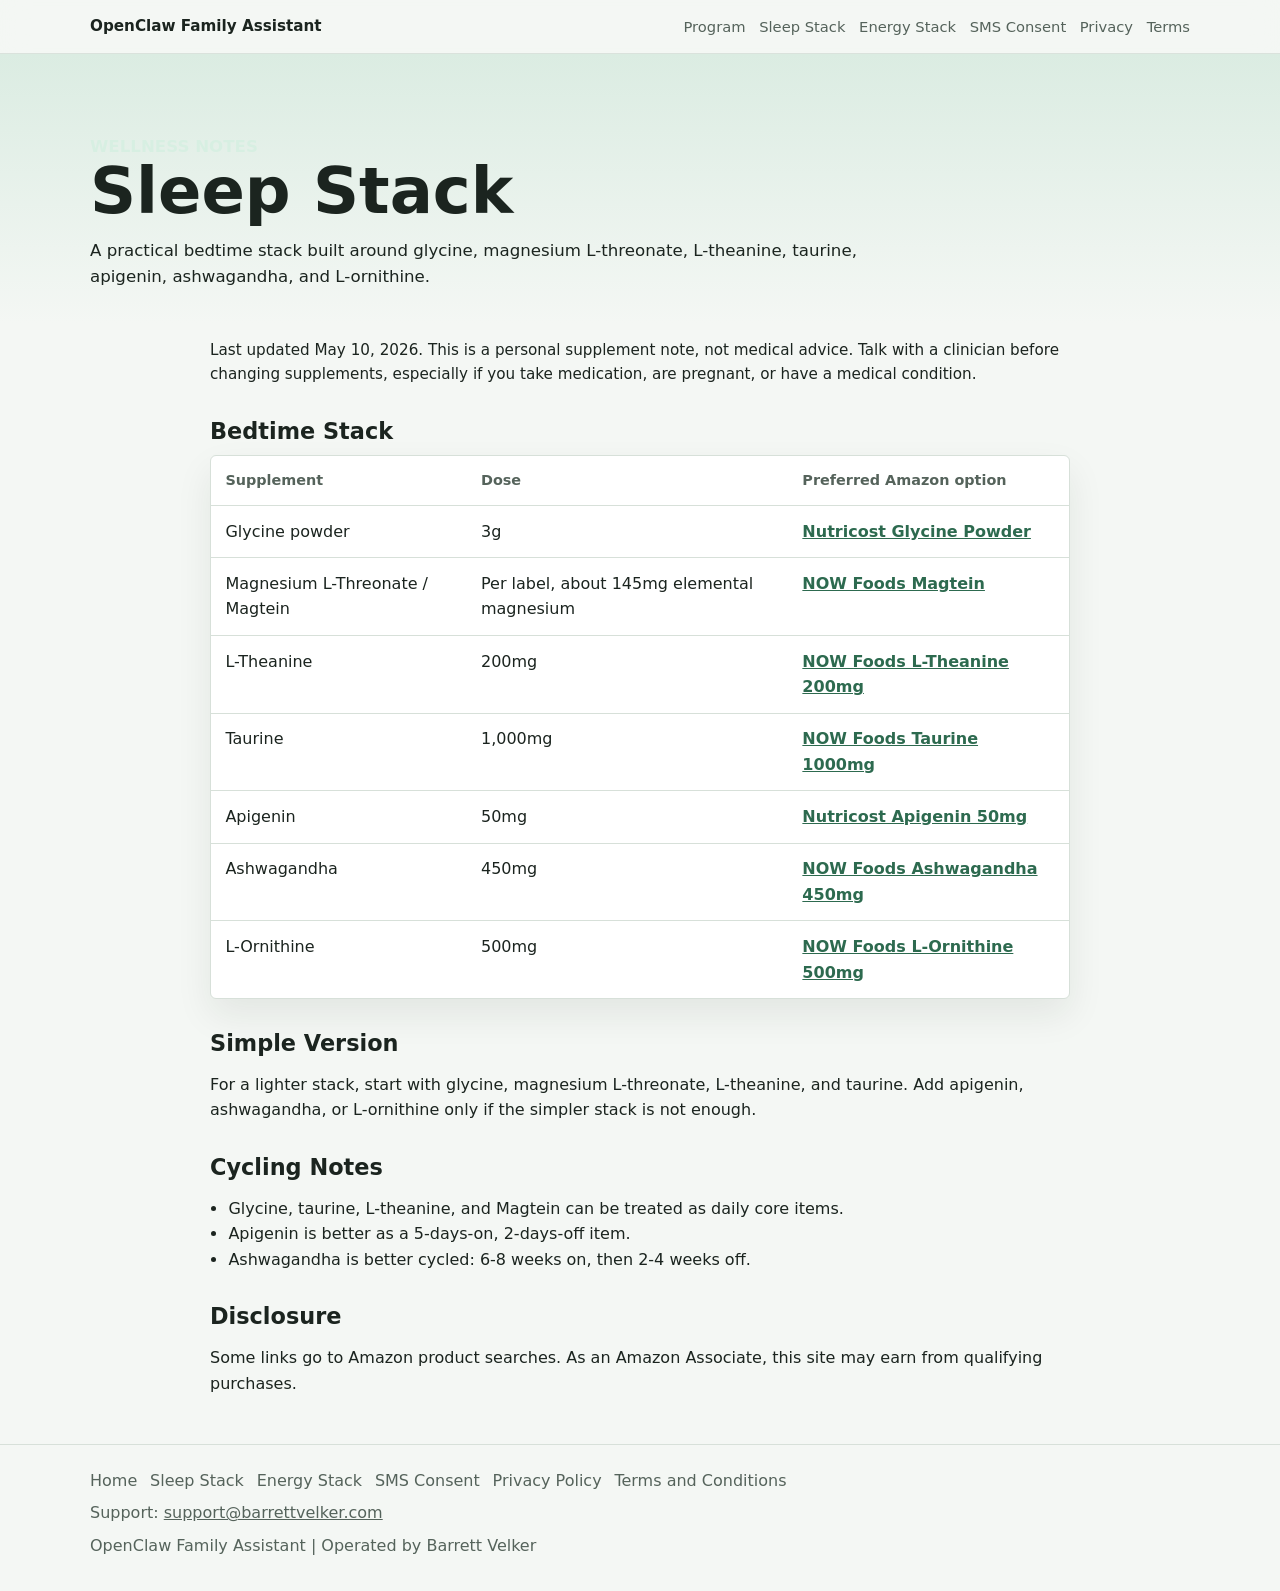
<file: sleep-stack.html>
<!DOCTYPE html>
<html lang="en">
  <head>
    <meta charset="utf-8" />
    <meta name="viewport" content="width=device-width, initial-scale=1" />
<!-- security-meta:start (tools/csp_meta.py) -->
<meta http-equiv="Content-Security-Policy" content="default-src 'self'; script-src 'self'; style-src 'self' 'unsafe-inline'; img-src 'self' data: https://images.unsplash.com; media-src 'self'; font-src 'self'; connect-src 'self'; manifest-src 'self'; worker-src 'self'; object-src 'none'; base-uri 'self'; form-action 'self'; upgrade-insecure-requests">
<meta name="referrer" content="strict-origin-when-cross-origin">
<!-- security-meta:end -->
    <title>Sleep Stack | Barrett Velker</title>
    <meta
      name="description"
      content="Barrett Velker's bedtime supplement stack with preferred NOW Foods and Nutricost Amazon options."
    />
    <link rel="stylesheet" href="./styles.css" />
  </head>
  <body>
    <header class="site-header">
      <div class="bar">
        <a class="brand" href="./index.html">OpenClaw Family Assistant</a>
        <nav class="nav" aria-label="Primary">
          <a href="./index.html#program">Program</a>
          <a href="./sleep-stack.html">Sleep Stack</a>
          <a href="./energy-stack.html">Energy Stack</a>
          <a href="./invite.html">SMS Consent</a>
          <a href="./privacy.html">Privacy</a>
          <a href="./terms.html">Terms</a>
        </nav>
      </div>
    </header>

    <main>
      <section class="page-hero">
        <div class="inner">
          <p class="eyebrow">Wellness Notes</p>
          <h1>Sleep Stack</h1>
          <p>
            A practical bedtime stack built around glycine, magnesium
            L-threonate, L-theanine, taurine, apigenin, ashwagandha, and
            L-ornithine.
          </p>
        </div>
      </section>

      <article class="copy">
        <p class="page-meta">
          Last updated May 10, 2026. This is a personal supplement note, not
          medical advice. Talk with a clinician before changing supplements,
          especially if you take medication, are pregnant, or have a medical
          condition.
        </p>

        <h2>Bedtime Stack</h2>
        <div class="stack-table-wrap">
          <table class="stack-table">
            <thead>
              <tr>
                <th>Supplement</th>
                <th>Dose</th>
                <th>Preferred Amazon option</th>
              </tr>
            </thead>
            <tbody>
              <tr>
                <td>Glycine powder</td>
                <td>3g</td>
                <td>
                  <a href="https://www.amazon.com/s?k=Nutricost+Glycine+Powder&tag=barrettvelker-20">Nutricost Glycine Powder</a>
                </td>
              </tr>
              <tr>
                <td>Magnesium L-Threonate / Magtein</td>
                <td>Per label, about 145mg elemental magnesium</td>
                <td>
                  <a href="https://www.amazon.com/s?k=NOW+Foods+Magtein+Magnesium+L-Threonate&tag=barrettvelker-20">NOW Foods Magtein</a>
                </td>
              </tr>
              <tr>
                <td>L-Theanine</td>
                <td>200mg</td>
                <td>
                  <a href="https://www.amazon.com/s?k=NOW+Foods+L-Theanine+200mg+Inositol&tag=barrettvelker-20">NOW Foods L-Theanine 200mg</a>
                </td>
              </tr>
              <tr>
                <td>Taurine</td>
                <td>1,000mg</td>
                <td>
                  <a href="https://www.amazon.com/s?k=NOW+Foods+Taurine+1000mg&tag=barrettvelker-20">NOW Foods Taurine 1000mg</a>
                </td>
              </tr>
              <tr>
                <td>Apigenin</td>
                <td>50mg</td>
                <td>
                  <a href="https://www.amazon.com/s?k=Nutricost+Apigenin+50mg&tag=barrettvelker-20">Nutricost Apigenin 50mg</a>
                </td>
              </tr>
              <tr>
                <td>Ashwagandha</td>
                <td>450mg</td>
                <td>
                  <a href="https://www.amazon.com/s?k=NOW+Foods+Ashwagandha+450mg&tag=barrettvelker-20">NOW Foods Ashwagandha 450mg</a>
                </td>
              </tr>
              <tr>
                <td>L-Ornithine</td>
                <td>500mg</td>
                <td>
                  <a href="https://www.amazon.com/s?k=NOW+Foods+L-Ornithine+500mg&tag=barrettvelker-20">NOW Foods L-Ornithine 500mg</a>
                </td>
              </tr>
            </tbody>
          </table>
        </div>

        <h2>Simple Version</h2>
        <p>
          For a lighter stack, start with glycine, magnesium L-threonate,
          L-theanine, and taurine. Add apigenin, ashwagandha, or L-ornithine
          only if the simpler stack is not enough.
        </p>

        <h2>Cycling Notes</h2>
        <ul>
          <li>Glycine, taurine, L-theanine, and Magtein can be treated as daily core items.</li>
          <li>Apigenin is better as a 5-days-on, 2-days-off item.</li>
          <li>Ashwagandha is better cycled: 6-8 weeks on, then 2-4 weeks off.</li>
        </ul>

        <h2>Disclosure</h2>
        <p>
          Some links go to Amazon product searches. As an Amazon Associate, this
          site may earn from qualifying purchases.
        </p>
      </article>
    </main>

    <footer class="footer">
      <div class="inner footer-copy">
        <div class="footer-links">
          <a href="./index.html">Home</a>
          <a href="./sleep-stack.html">Sleep Stack</a>
          <a href="./energy-stack.html">Energy Stack</a>
          <a href="./invite.html">SMS Consent</a>
          <a href="./privacy.html">Privacy Policy</a>
          <a href="./terms.html">Terms and Conditions</a>
        </div>
        <div>
          Support:
          <a href="mailto:support@barrettvelker.com">support@barrettvelker.com</a>
        </div>
        <div>OpenClaw Family Assistant | Operated by Barrett Velker</div>
      </div>
    </footer>
  </body>
</html>
</file>
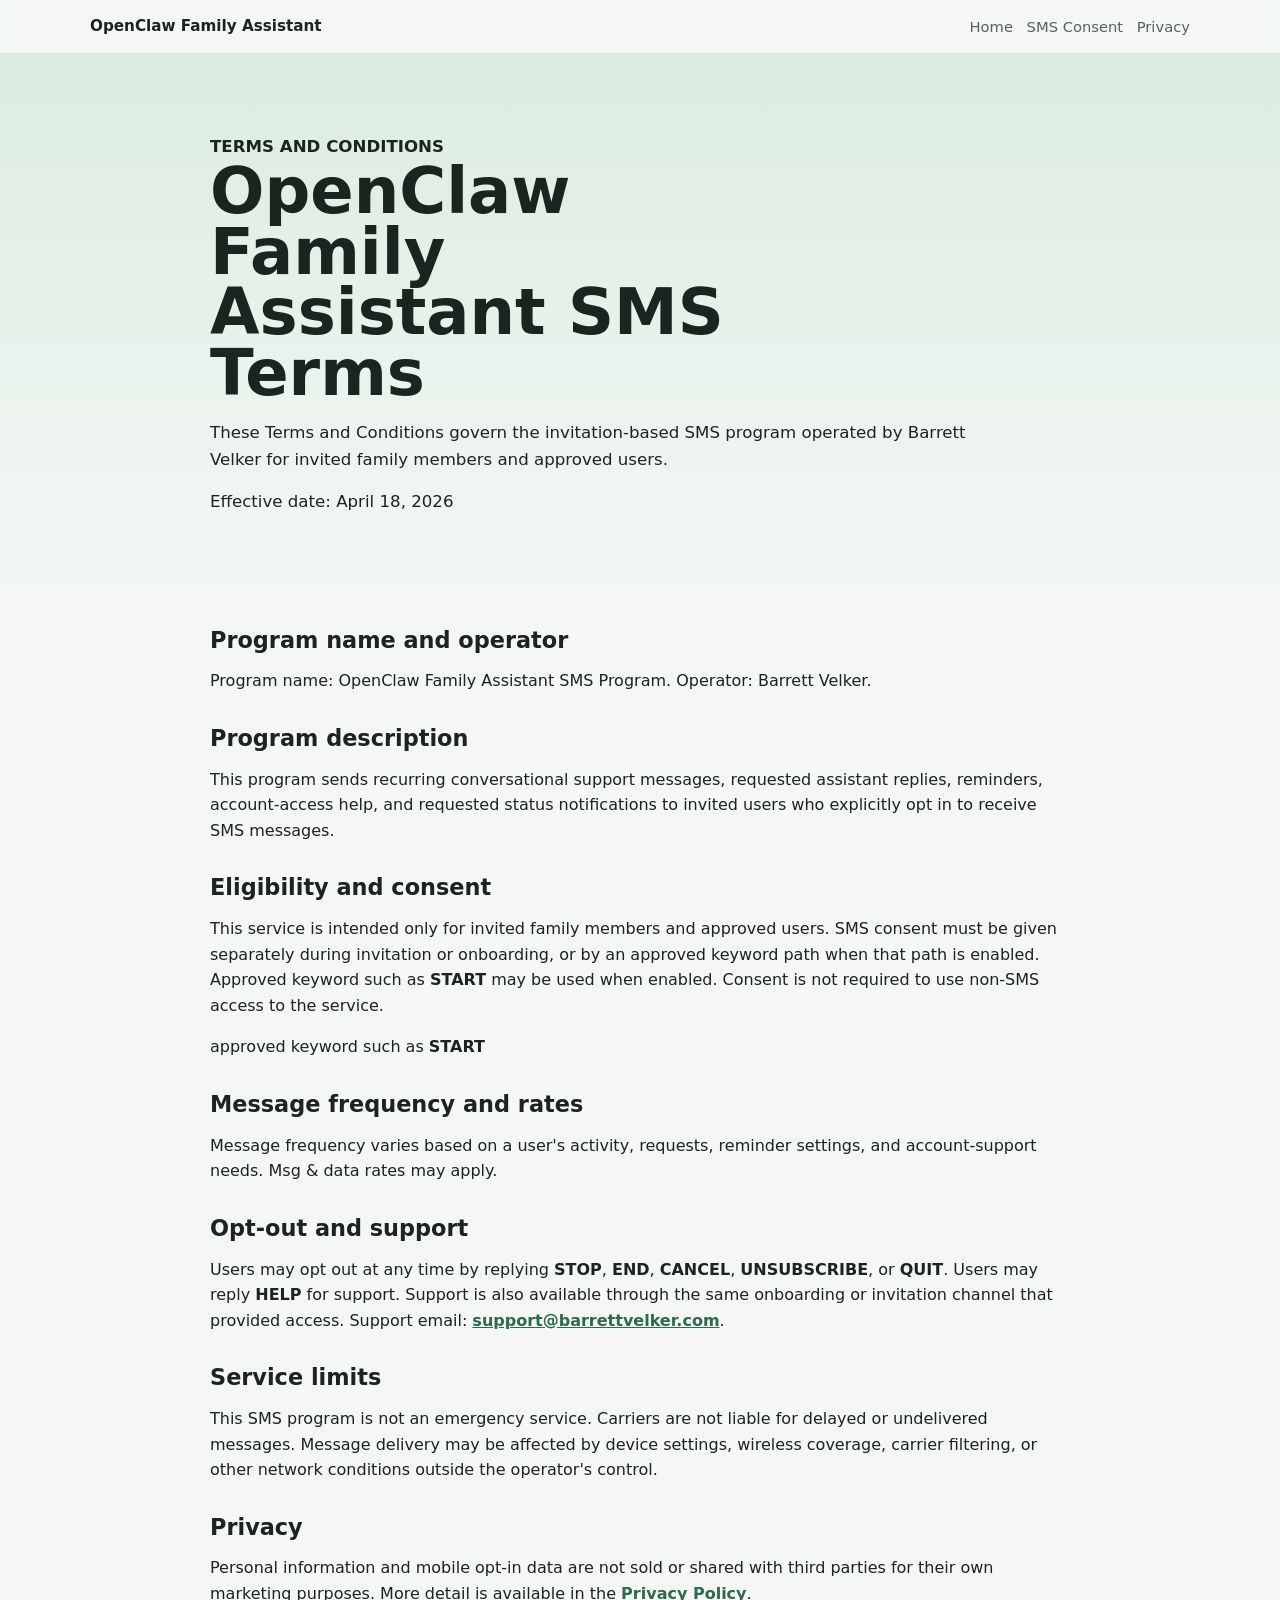
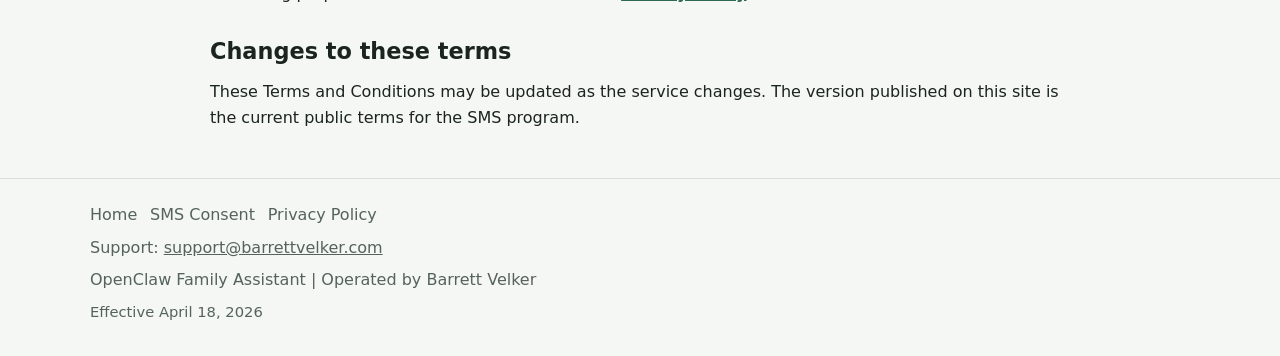
<file: terms.html>
<!DOCTYPE html>
<html lang="en">
  <head>
    <meta charset="utf-8" />
    <meta name="viewport" content="width=device-width, initial-scale=1" />
<!-- security-meta:start (tools/csp_meta.py) -->
<meta http-equiv="Content-Security-Policy" content="default-src 'self'; script-src 'self'; style-src 'self' 'unsafe-inline'; img-src 'self' data: https://images.unsplash.com; media-src 'self'; font-src 'self'; connect-src 'self'; manifest-src 'self'; worker-src 'self'; object-src 'none'; base-uri 'self'; form-action 'self'; upgrade-insecure-requests">
<meta name="referrer" content="strict-origin-when-cross-origin">
<!-- security-meta:end -->
    <title>Terms and Conditions | OpenClaw Family Assistant</title>
    <meta
      name="description"
      content="Terms and Conditions for the OpenClaw Family Assistant SMS program operated by Barrett Velker."
    />
    <link rel="stylesheet" href="./styles.css" />
  </head>
  <body>
    <header class="site-header">
      <div class="bar">
        <a class="brand" href="./index.html">OpenClaw Family Assistant</a>
        <nav class="nav" aria-label="Primary">
          <a href="./index.html">Home</a>
          <a href="./invite.html">SMS Consent</a>
          <a href="./privacy.html">Privacy</a>
        </nav>
      </div>
    </header>

    <main>
      <section class="page-hero">
        <div class="copy">
          <p class="eyebrow">Terms and Conditions</p>
          <h1>OpenClaw Family Assistant SMS Terms</h1>
          <p>
            These Terms and Conditions govern the invitation-based SMS program
            operated by Barrett Velker for invited family members and approved
            users.
          </p>
          <p class="page-meta">Effective date: April 18, 2026</p>
        </div>
      </section>

      <section class="copy">
        <h2>Program name and operator</h2>
        <p>
          Program name: OpenClaw Family Assistant SMS Program. Operator:
          Barrett Velker.
        </p>

        <h2>Program description</h2>
        <p>
          This program sends recurring conversational support messages,
          requested assistant replies, reminders, account-access help, and
          requested status notifications to invited users who explicitly opt in
          to receive SMS messages.
        </p>

        <h2>Eligibility and consent</h2>
        <p>
          This service is intended only for invited family members and approved
          users. SMS consent must be given separately during invitation or
          onboarding, or by an approved keyword path when that path is enabled.
          Approved keyword such as <strong>START</strong> may be used when
          enabled.
          Consent is not required to use non-SMS access to the service.
        </p>
        <p>approved keyword such as <strong>START</strong></p>

        <h2>Message frequency and rates</h2>
        <p>
          Message frequency varies based on a user's activity, requests,
          reminder settings, and account-support needs. Msg &amp; data rates
          may apply.
        </p>

        <h2>Opt-out and support</h2>
        <p>
          Users may opt out at any time by replying <strong>STOP</strong>,
          <strong>END</strong>, <strong>CANCEL</strong>,
          <strong>UNSUBSCRIBE</strong>, or <strong>QUIT</strong>. Users may
          reply <strong>HELP</strong> for support. Support is also available
          through the same onboarding or invitation channel that provided
          access. Support email:
          <a href="mailto:support@barrettvelker.com">support@barrettvelker.com</a>.
        </p>

        <h2>Service limits</h2>
        <p>
          This SMS program is not an emergency service. Carriers are not liable
          for delayed or undelivered messages. Message delivery may be affected
          by device settings, wireless coverage, carrier filtering, or other
          network conditions outside the operator's control.
        </p>

        <h2>Privacy</h2>
        <p>
          Personal information and mobile opt-in data are not sold or shared
          with third parties for their own marketing purposes. More detail is
          available in the <a href="./privacy.html">Privacy Policy</a>.
        </p>

        <h2>Changes to these terms</h2>
        <p>
          These Terms and Conditions may be updated as the service changes. The
          version published on this site is the current public terms for the
          SMS program.
        </p>
      </section>
    </main>

    <footer class="footer">
      <div class="inner footer-copy">
        <div class="footer-links">
          <a href="./index.html">Home</a>
          <a href="./invite.html">SMS Consent</a>
          <a href="./privacy.html">Privacy Policy</a>
        </div>
        <div>
          Support:
          <a href="mailto:support@barrettvelker.com">support@barrettvelker.com</a>
        </div>
        <div>OpenClaw Family Assistant | Operated by Barrett Velker</div>
        <div class="fine-print">Effective April 18, 2026</div>
      </div>
    </footer>
  </body>
</html>
</file>
<file: styles.css>
:root {
  color-scheme: light;
  --bg: #f4f7f4;
  --surface: #ffffff;
  --ink: #1b241f;
  --muted: #55635b;
  --line: #d7e0d9;
  --accent: #2d6a4f;
  --accent-2: #8f2d56;
  --accent-3: #cde8dc;
  --shadow: 0 16px 36px rgba(27, 36, 31, 0.08);
  --radius: 6px;
  --max: 1100px;
}

* {
  box-sizing: border-box;
}

html {
  scroll-behavior: smooth;
}

body {
  margin: 0;
  font-family: Inter, ui-sans-serif, system-ui, -apple-system, BlinkMacSystemFont, "Segoe UI", sans-serif;
  color: var(--ink);
  background: var(--bg);
  line-height: 1.6;
}

a {
  color: inherit;
}

img {
  display: block;
  max-width: 100%;
}

.site-header {
  position: sticky;
  top: 0;
  z-index: 30;
  background: rgba(244, 247, 244, 0.92);
  backdrop-filter: blur(14px);
  border-bottom: 1px solid rgba(215, 224, 217, 0.88);
}

.bar {
  width: min(100% - 2rem, var(--max));
  margin: 0 auto;
  display: flex;
  align-items: center;
  justify-content: space-between;
  gap: 1rem;
  padding: 0.9rem 0;
}

.brand {
  font-size: 0.95rem;
  font-weight: 700;
  text-decoration: none;
}

.nav {
  display: flex;
  flex-wrap: wrap;
  justify-content: flex-end;
  gap: 0.85rem;
  font-size: 0.92rem;
}

.nav a {
  text-decoration: none;
  color: var(--muted);
}

.hero {
  position: relative;
  min-height: 54vh;
  display: flex;
  align-items: end;
  background:
    linear-gradient(180deg, rgba(16, 26, 21, 0.18), rgba(16, 26, 21, 0.68)),
    url("https://images.unsplash.com/photo-1516321318423-f06f85e504b3?auto=format&fit=crop&w=1600&q=80") center/cover no-repeat;
  color: #f8fbf8;
}

.hero-inner {
  width: min(100% - 2rem, var(--max));
  margin: 0 auto;
  padding: 4.5rem 0 2.2rem;
}

.eyebrow {
  margin: 0 0 0.5rem;
  font-size: 0.9rem;
  font-weight: 700;
  letter-spacing: 0;
  text-transform: uppercase;
  color: #d7efe2;
}

.hero h1,
.page-hero h1 {
  margin: 0;
  max-width: 12ch;
  font-size: clamp(2.2rem, 5vw, 4.4rem);
  line-height: 0.95;
}

.hero p,
.page-hero p {
  max-width: 48rem;
  margin: 1rem 0 0;
  font-size: clamp(1rem, 1.3vw, 1.18rem);
}

.hero-actions,
.inline-links,
.footer-links {
  display: flex;
  flex-wrap: wrap;
  gap: 0.8rem;
}

.hero-actions,
.inline-links {
  margin-top: 1.4rem;
}

.button,
.text-link {
  display: inline-flex;
  align-items: center;
  justify-content: center;
  min-height: 2.8rem;
  padding: 0.75rem 1rem;
  border-radius: var(--radius);
  text-decoration: none;
  font-weight: 700;
}

.button {
  background: var(--accent);
  color: #f8fbf8;
}

.button.secondary {
  background: rgba(255, 255, 255, 0.12);
  border: 1px solid rgba(255, 255, 255, 0.35);
  color: #f8fbf8;
}

.text-link {
  padding-inline: 0;
  min-height: auto;
  color: var(--accent);
}

.section {
  padding: 3.2rem 0;
}

.section.alt {
  background: #ebf1ec;
}

.section.dark {
  background: #15211b;
  color: #edf5ef;
}

.inner {
  width: min(100% - 2rem, var(--max));
  margin: 0 auto;
}

.section-head {
  max-width: 50rem;
  margin-bottom: 1.8rem;
}

.section-head h2 {
  margin: 0 0 0.55rem;
  font-size: clamp(1.65rem, 3vw, 2.5rem);
  line-height: 1.05;
}

.section-head p {
  margin: 0;
  color: var(--muted);
}

.dark .section-head p,
.dark p,
.dark li {
  color: #d1dfd5;
}

.grid-3,
.grid-2 {
  display: grid;
  gap: 1rem;
}

.grid-3 {
  grid-template-columns: repeat(3, minmax(0, 1fr));
}

.grid-2 {
  grid-template-columns: repeat(2, minmax(0, 1fr));
}

.panel {
  background: var(--surface);
  border: 1px solid var(--line);
  border-radius: var(--radius);
  padding: 1.15rem;
  box-shadow: var(--shadow);
}

.dark .panel {
  background: rgba(255, 255, 255, 0.06);
  border-color: rgba(255, 255, 255, 0.12);
  box-shadow: none;
}

.panel h3 {
  margin: 0 0 0.45rem;
  font-size: 1.08rem;
}

.panel p,
.panel ul {
  margin: 0;
}

.panel ul {
  padding-left: 1.1rem;
}

.callout {
  padding: 1rem 1.1rem;
  border-left: 4px solid var(--accent-2);
  background: rgba(143, 45, 86, 0.08);
  border-radius: var(--radius);
}

.section-callout {
  margin-top: 1rem;
}

.checklist {
  list-style: none;
  padding: 0;
  margin: 0;
  display: grid;
  gap: 0.7rem;
}

.checklist li {
  padding-left: 1.7rem;
  position: relative;
}

.checklist li::before {
  content: "•";
  position: absolute;
  left: 0.45rem;
  top: 0;
  color: var(--accent);
  font-weight: 800;
}

.footer {
  border-top: 1px solid var(--line);
  padding: 1.4rem 0 2rem;
  color: var(--muted);
}

.footer-copy {
  display: grid;
  gap: 0.45rem;
}

.footer-links a {
  text-decoration: none;
}

.fine-print {
  font-size: 0.92rem;
}

.page-hero {
  padding: 4rem 0 2rem;
  background: linear-gradient(180deg, #dbece2 0%, #f4f7f4 100%);
}

.copy {
  width: min(100% - 2rem, 860px);
  margin: 0 auto 3rem;
}

.page-meta {
  font-size: 0.95rem;
  color: var(--muted);
}

.copy h2 {
  margin: 2rem 0 0.75rem;
  font-size: 1.4rem;
  line-height: 1.1;
}

.copy p,
.copy li {
  color: var(--ink);
}

.copy ul {
  padding-left: 1.15rem;
}

.stack-table-wrap {
  width: 100%;
  overflow-x: auto;
  border: 1px solid var(--line);
  border-radius: var(--radius);
  background: var(--surface);
  box-shadow: var(--shadow);
}

.stack-table {
  width: 100%;
  min-width: 640px;
  border-collapse: collapse;
}

.stack-table th,
.stack-table td {
  padding: 0.8rem 0.9rem;
  border-bottom: 1px solid var(--line);
  text-align: left;
  vertical-align: top;
}

.stack-table th {
  color: var(--muted);
  font-size: 0.9rem;
}

.stack-table tr:last-child td {
  border-bottom: 0;
}

.stack-table a,
.copy a {
  color: var(--accent);
  font-weight: 700;
}

.form-shell {
  display: grid;
  gap: 0.9rem;
  padding: 1.2rem;
  border: 1px solid var(--line);
  border-radius: var(--radius);
  background: var(--surface);
  box-shadow: var(--shadow);
}

.field-group {
  display: grid;
  gap: 0.4rem;
}

.field-group label,
.checkbox-row {
  font-weight: 600;
}

.field-group input,
.field-group textarea {
  width: 100%;
  padding: 0.8rem 0.9rem;
  font: inherit;
  color: var(--ink);
  border: 1px solid var(--line);
  border-radius: var(--radius);
  background: #fbfdfb;
}

.checkbox-row {
  display: flex;
  gap: 0.75rem;
  align-items: start;
  padding: 0.95rem 1rem;
  border: 1px solid var(--line);
  border-radius: var(--radius);
  background: #f6faf7;
}

.checkbox-row input {
  margin-top: 0.22rem;
}

.hint {
  margin: 0;
  font-size: 0.92rem;
  color: var(--muted);
}

@media (max-width: 820px) {
  .grid-3,
  .grid-2 {
    grid-template-columns: 1fr;
  }

  .bar {
    align-items: start;
    flex-direction: column;
  }

  .nav {
    justify-content: start;
  }

  .hero {
    min-height: 48vh;
  }

  .hero-inner {
    padding-top: 3.75rem;
  }
}
</file>
<file: mary-harrington-player/styles.css>
:root {
  color-scheme: light;
  --paper: #eee7dc;
  --ink: #1f2421;
  --muted: #6a6258;
  --line: #d7c9b7;
  --panel: #fffaf2;
  --raised: #ffffff;
  --accent: #174c49;
  --accent-strong: #0f3634;
  --gold: #b98324;
  --rust: #8f4738;
  --shadow: 0 16px 42px rgba(40, 31, 20, 0.13);
  --soft-shadow: 0 8px 22px rgba(40, 31, 20, 0.08);
}

* {
  box-sizing: border-box;
}

html {
  min-height: 100%;
}

body {
  min-height: 100%;
  margin: 0;
  color: var(--ink);
  background: var(--paper);
  font-family: Inter, ui-sans-serif, system-ui, -apple-system, BlinkMacSystemFont, "Segoe UI", sans-serif;
  -webkit-font-smoothing: antialiased;
}

button,
select,
input,
a {
  font: inherit;
}

button,
.button-link,
.mini-link {
  min-height: 44px;
  border: 1px solid var(--line);
  border-radius: 6px;
  background: var(--raised);
  color: var(--ink);
  cursor: pointer;
  text-decoration: none;
  display: inline-flex;
  align-items: center;
  justify-content: center;
  padding: 0 14px;
  white-space: nowrap;
}

button:hover,
.button-link:hover,
.mini-link:hover {
  border-color: var(--accent);
  color: var(--accent-strong);
}

button:disabled {
  color: #a49a8b;
  cursor: wait;
}

.primary {
  background: var(--accent);
  border-color: var(--accent);
  color: white;
  font-weight: 700;
}

.quiet {
  min-height: 36px;
  padding: 0 10px;
  color: var(--muted);
  background: transparent;
}

.shell {
  width: min(1220px, 100%);
  margin: 0 auto;
  padding: 14px;
  display: grid;
  grid-template-columns: minmax(300px, 390px) minmax(0, 1fr);
  gap: 14px;
}

.player-band,
.text-band {
  background: var(--panel);
  border: 1px solid var(--line);
  border-radius: 8px;
  box-shadow: var(--shadow);
}

.player-band {
  position: sticky;
  top: 12px;
  align-self: start;
  padding: 14px;
}

.text-band {
  grid-column: 2;
  grid-row: 1;
  min-height: calc(100vh - 36px);
  display: flex;
  flex-direction: column;
}

.title-block {
  padding-bottom: 12px;
  border-bottom: 1px solid var(--line);
}

.kicker,
.label,
.subhead,
.status,
.time {
  color: var(--muted);
}

.kicker,
.label {
  margin: 0 0 6px;
  font-size: 0.78rem;
  text-transform: uppercase;
  letter-spacing: 0;
  font-weight: 800;
}

h1,
h2 {
  letter-spacing: 0;
}

h1 {
  margin: 0;
  font-size: clamp(1.65rem, 5vw, 2.5rem);
  line-height: 1;
  max-width: 12ch;
}

.subhead {
  margin: 10px 0 0;
  font-size: 0.95rem;
}

.now {
  margin: 14px 0 10px;
  display: flex;
  align-items: flex-end;
  justify-content: space-between;
  gap: 10px;
}

.now h2 {
  margin: 0;
  font-size: 1.1rem;
  line-height: 1.18;
}

.time {
  flex: 0 0 auto;
  margin: 0;
  font-variant-numeric: tabular-nums;
  font-size: 0.94rem;
}

audio {
  width: 100%;
  display: block;
  min-height: 40px;
}

.control-grid {
  display: grid;
  grid-template-columns: repeat(3, minmax(0, 1fr));
  gap: 7px;
  margin-top: 10px;
}

.speed-control {
  grid-column: 1 / -1;
  display: flex;
  align-items: center;
  justify-content: space-between;
  gap: 12px;
  min-height: 44px;
  border: 1px solid var(--line);
  border-radius: 6px;
  padding: 0 12px;
  background: var(--raised);
}

.speed-control span {
  color: var(--muted);
  font-weight: 700;
}

select {
  border: 0;
  background: transparent;
  color: var(--ink);
  font-weight: 800;
}

.download-row {
  display: grid;
  grid-template-columns: 1fr;
  gap: 8px;
  margin-top: 10px;
}

.download-row .button-link {
  grid-column: 1 / -1;
}

.status {
  min-height: 22px;
  margin: 10px 0 0;
  font-size: 0.88rem;
}

.queue-head {
  margin-top: 12px;
  padding-top: 10px;
  border-top: 1px solid var(--line);
}

.queue-head h2 {
  margin: 0 0 8px;
  font-size: 1rem;
}

.section-head {
  display: flex;
  align-items: center;
  justify-content: space-between;
  gap: 12px;
  padding: 14px 16px;
  border-bottom: 1px solid var(--line);
}

.section-head h2 {
  margin: 0;
  font-size: 1rem;
}

.queue {
  display: grid;
  gap: 8px;
}

.queue-item {
  width: 100%;
  min-height: 62px;
  border: 1px solid var(--line);
  border-radius: 6px;
  padding: 0;
  background: var(--raised);
  box-shadow: var(--soft-shadow);
  overflow: hidden;
}

.queue-item.active {
  border-color: var(--accent);
  box-shadow: inset 4px 0 0 var(--accent), var(--soft-shadow);
}

.queue-main {
  width: 100%;
  min-height: 62px;
  border: 0;
  border-radius: 0;
  padding: 10px 10px 10px 14px;
  display: grid;
  grid-template-columns: 1fr auto;
  gap: 10px;
  align-items: center;
  text-align: left;
  background: transparent;
  white-space: normal;
}

.queue-item strong {
  display: block;
  margin-bottom: 4px;
  line-height: 1.12;
}

.queue-item span,
.queue-item small {
  color: var(--muted);
}

.progress {
  width: 58px;
  height: 8px;
  border-radius: 999px;
  background: #ece2d5;
  overflow: hidden;
}

.progress i {
  display: block;
  height: 100%;
  width: 0;
  background: var(--gold);
}

.text-link {
  color: var(--accent);
  font-weight: 800;
  text-decoration: none;
}

.text-view {
  padding: 22px;
  overflow: auto;
  line-height: 1.68;
  font-family: ui-serif, Georgia, Cambria, "Times New Roman", serif;
  font-size: 1.1rem;
}

.text-view h1,
.text-view h2,
.text-view h3 {
  font-family: Inter, ui-sans-serif, system-ui, -apple-system, BlinkMacSystemFont, "Segoe UI", sans-serif;
  line-height: 1.16;
  margin: 1.3em 0 0.5em;
  color: var(--accent-strong);
}

.text-view h1 {
  max-width: none;
  font-size: 1.85rem;
}

.text-view p {
  max-width: 74ch;
  margin: 0 0 1.05em;
}

.text-view .loading {
  color: var(--muted);
  font-family: Inter, ui-sans-serif, system-ui, -apple-system, BlinkMacSystemFont, "Segoe UI", sans-serif;
}

.sheet {
  position: fixed;
  inset: 0;
  z-index: 20;
  display: grid;
  place-items: end center;
  padding: 14px;
  background: rgba(22, 20, 18, 0.38);
}

.sheet[hidden] {
  display: none;
}

.sheet-panel {
  width: min(420px, 100%);
  display: grid;
  gap: 10px;
  padding: 16px;
  border: 1px solid var(--line);
  border-radius: 8px;
  background: var(--panel);
  box-shadow: var(--shadow);
}

.sheet-panel h2 {
  margin: 0 0 4px;
  font-size: 1.1rem;
}

@media (max-width: 860px) {
  .shell {
    display: flex;
    flex-direction: column;
    padding: 8px;
    gap: 10px;
  }

  .player-band {
    position: static;
    padding: 10px;
  }

  .text-band {
    min-height: auto;
  }

  h1 {
    max-width: 14ch;
  }

  .title-block {
    padding-bottom: 8px;
  }

  .kicker,
  .subhead {
    display: none;
  }

  h1 {
    font-size: 1.45rem;
    max-width: none;
  }

  .now {
    margin: 10px 0 8px;
  }

  .now h2 {
    font-size: 1rem;
  }

  .queue-head {
    margin-top: 9px;
    padding-top: 9px;
  }

  .queue-item {
    min-height: 56px;
  }

  .queue-main {
    min-height: 56px;
    padding: 8px 9px 8px 12px;
  }

  .text-view {
    padding: 18px;
    font-size: 1.04rem;
  }
}

@media (max-width: 430px) {
  .now {
    display: block;
  }

  .time {
    margin-top: 6px;
  }

  .download-row {
    grid-template-columns: 1fr;
  }

  .download-row .button-link {
    grid-column: auto;
  }

  .section-head {
    align-items: flex-start;
    flex-direction: column;
  }

  .player-band,
  .text-band {
    border-radius: 7px;
  }

  .queue-item {
    min-height: 54px;
  }

  .queue-main {
    min-height: 54px;
  }
}
</file>
